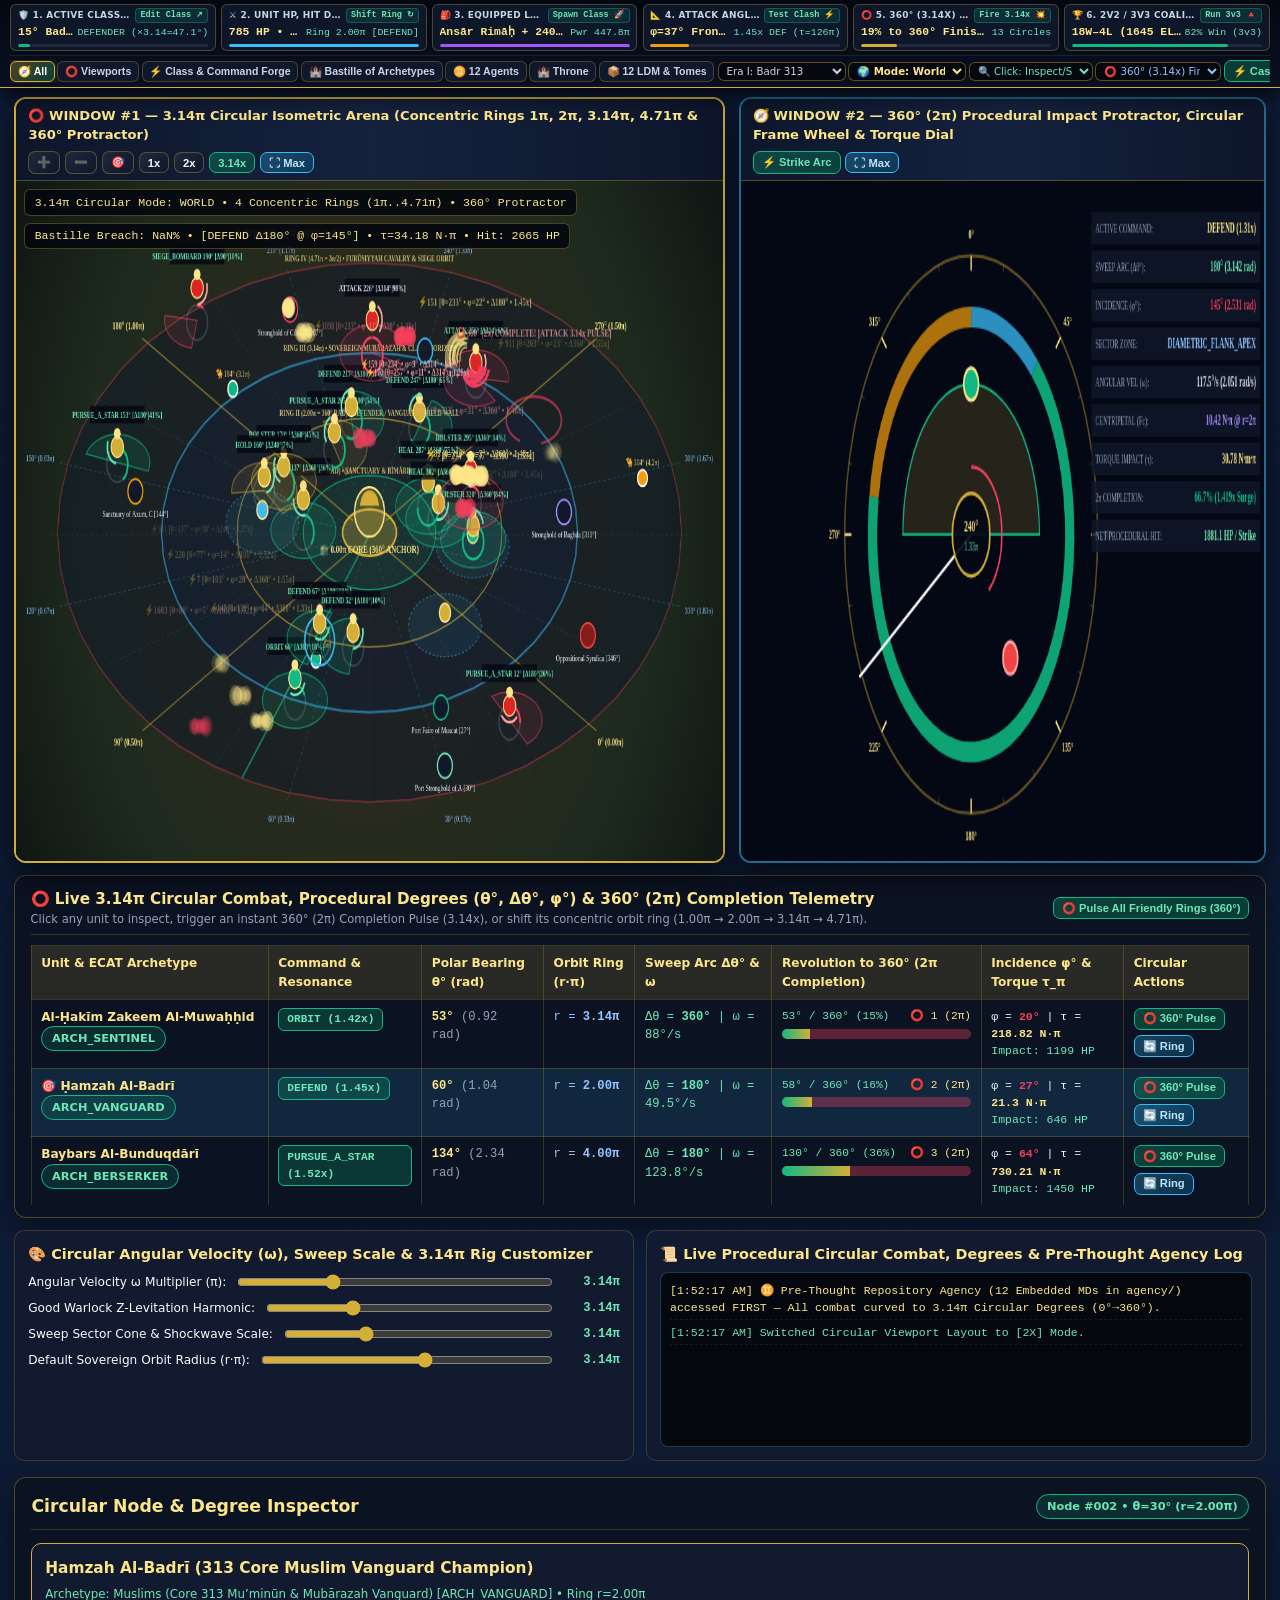
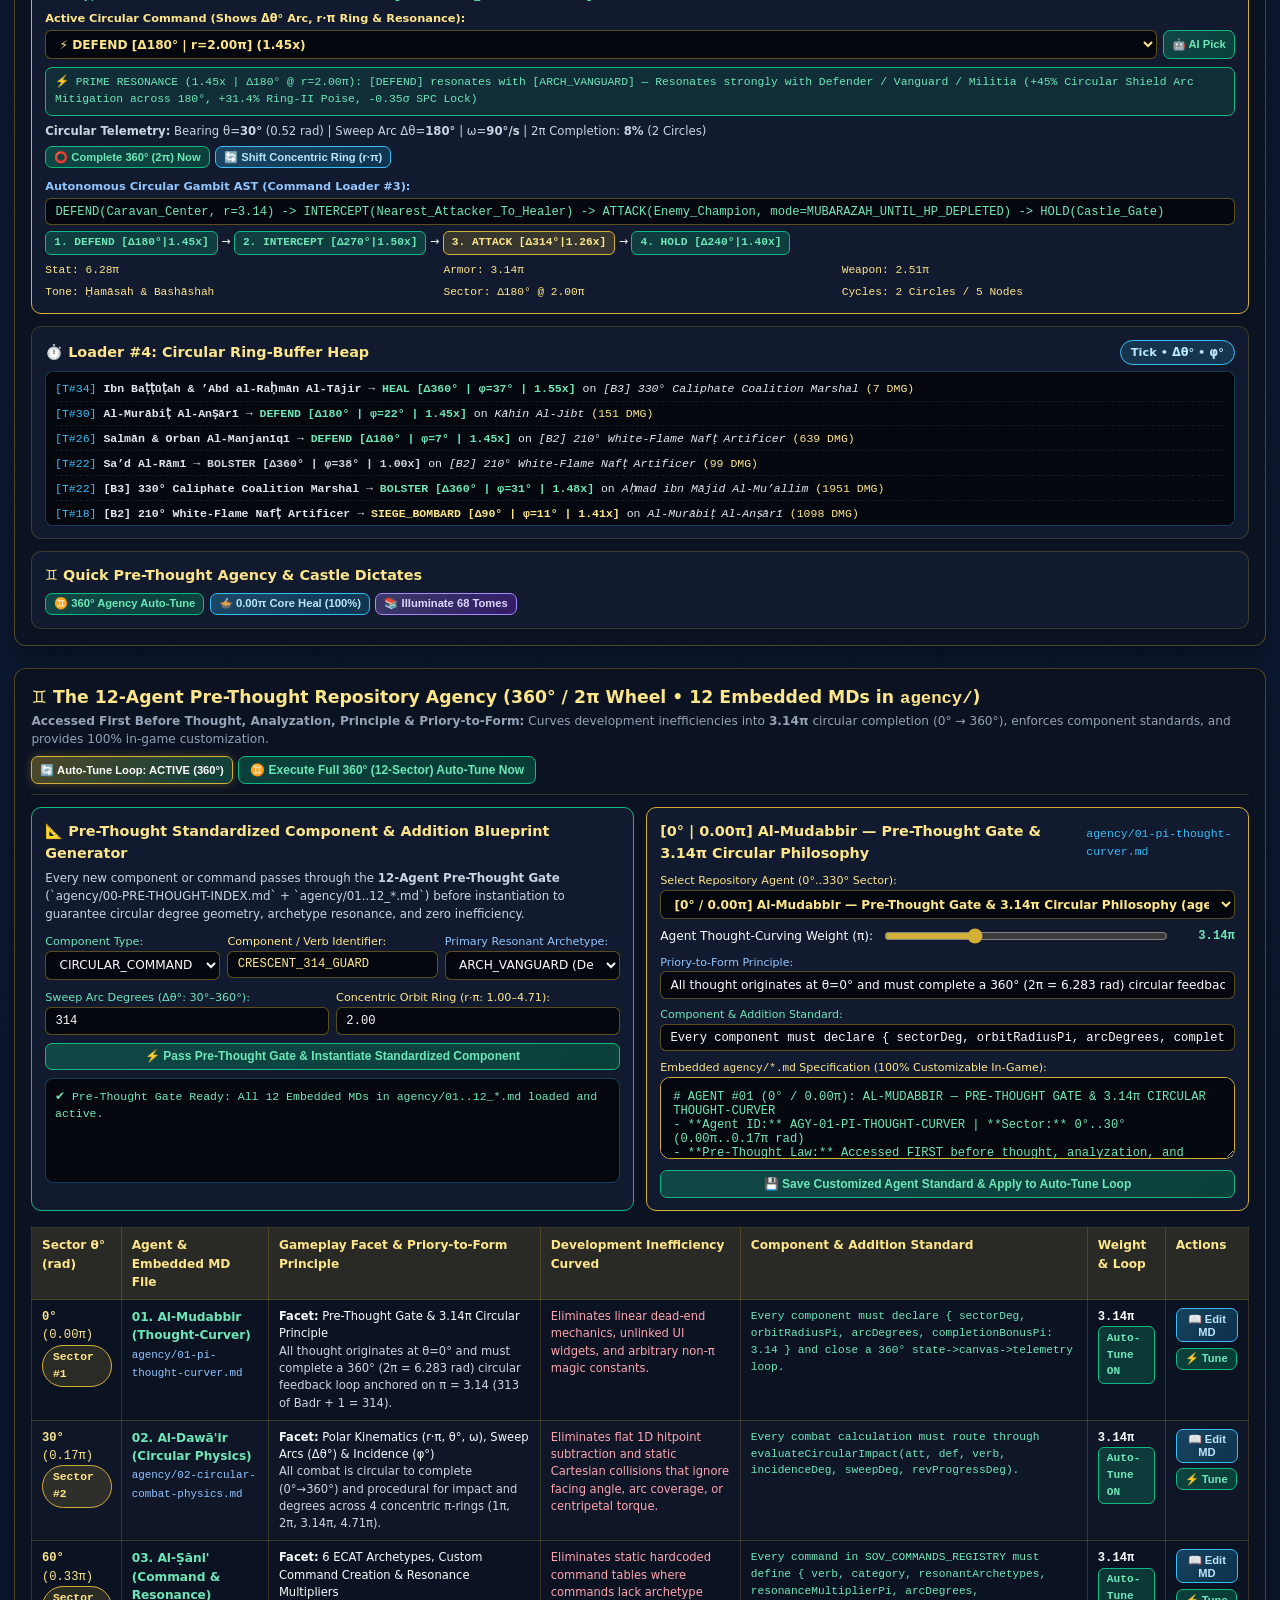
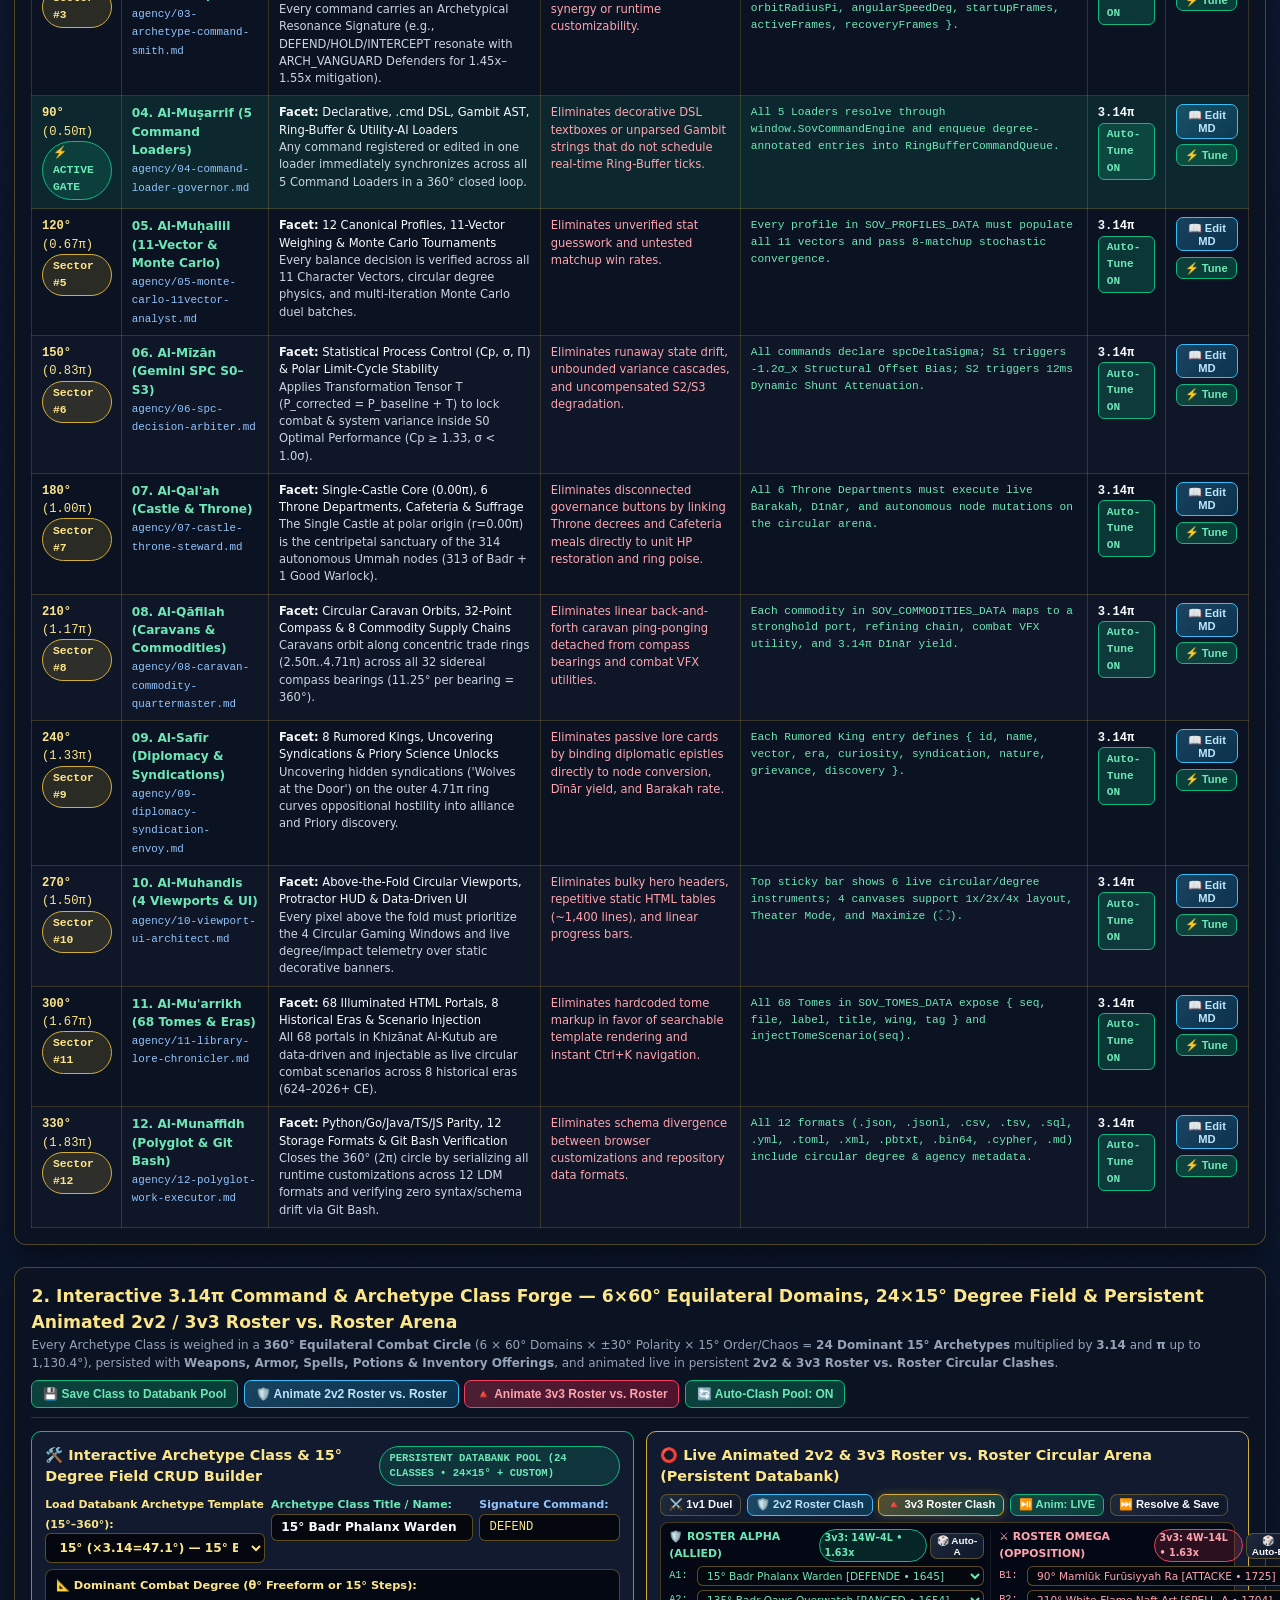
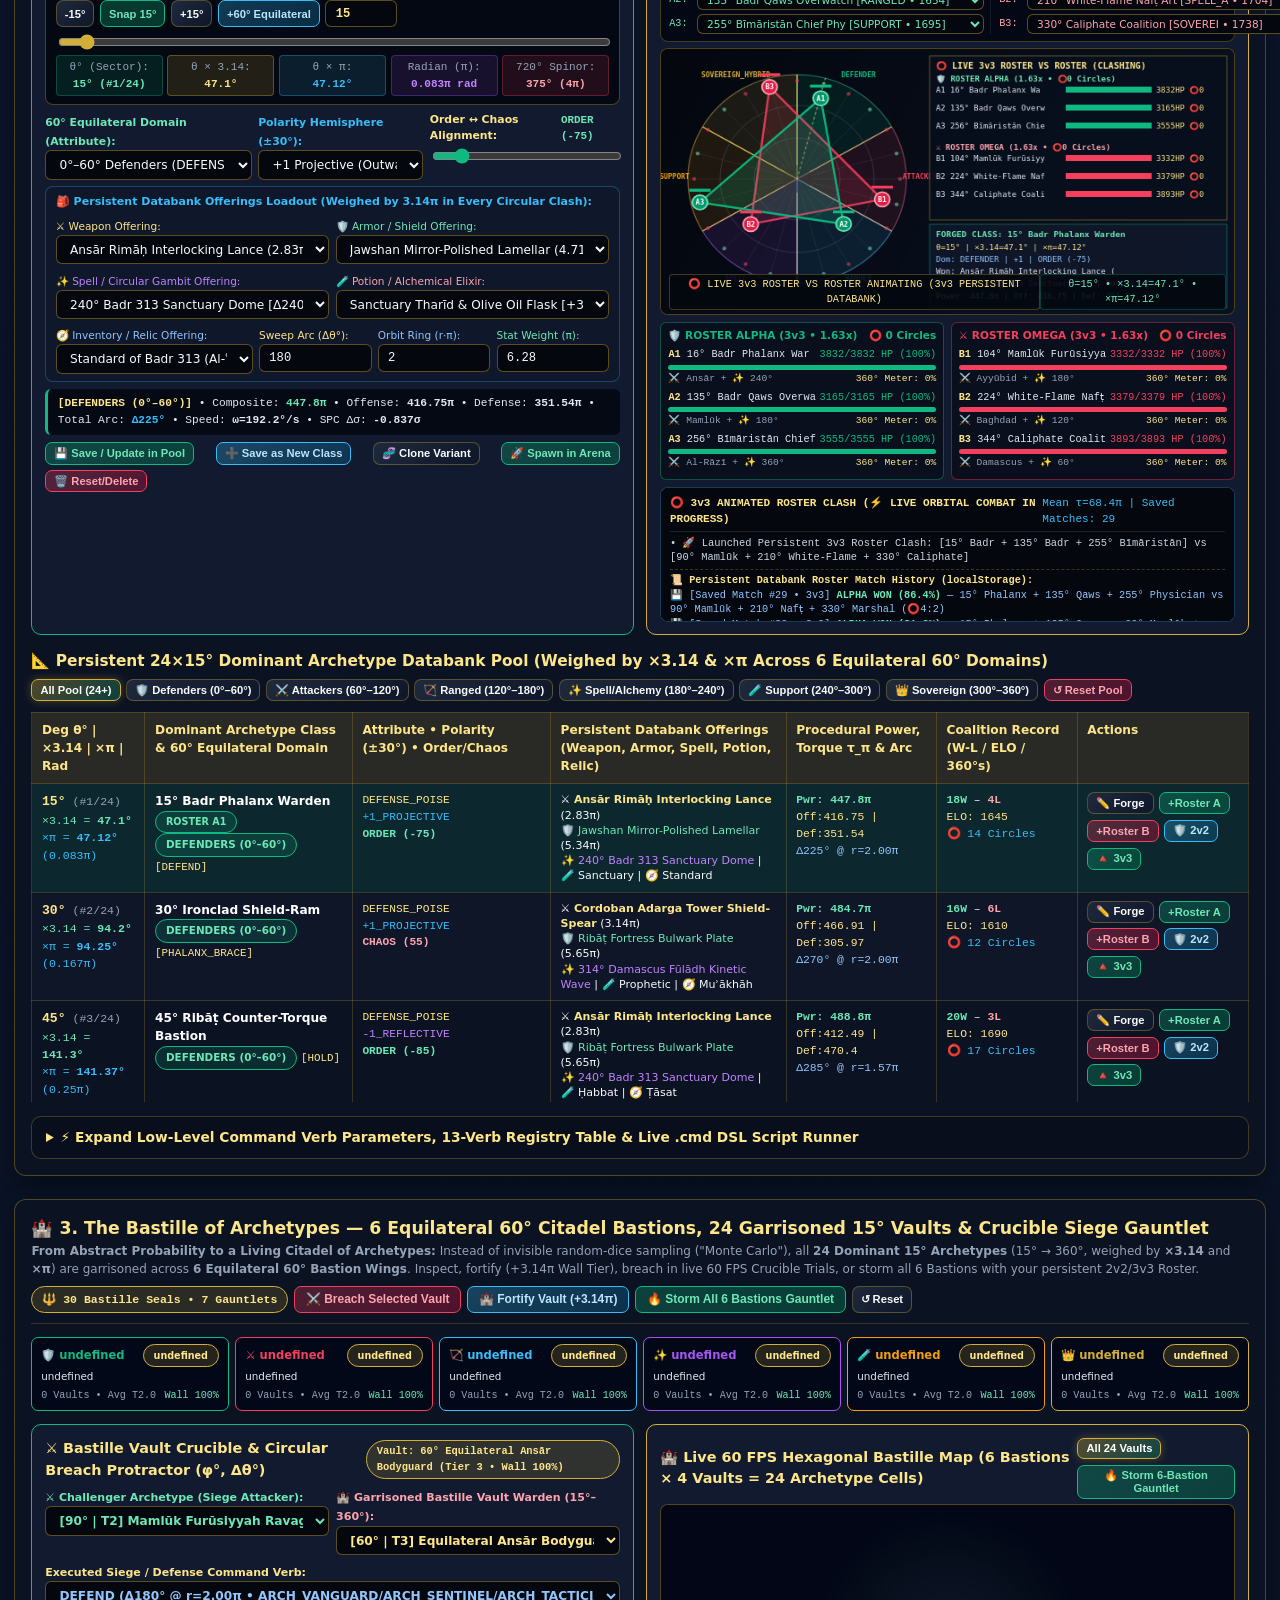
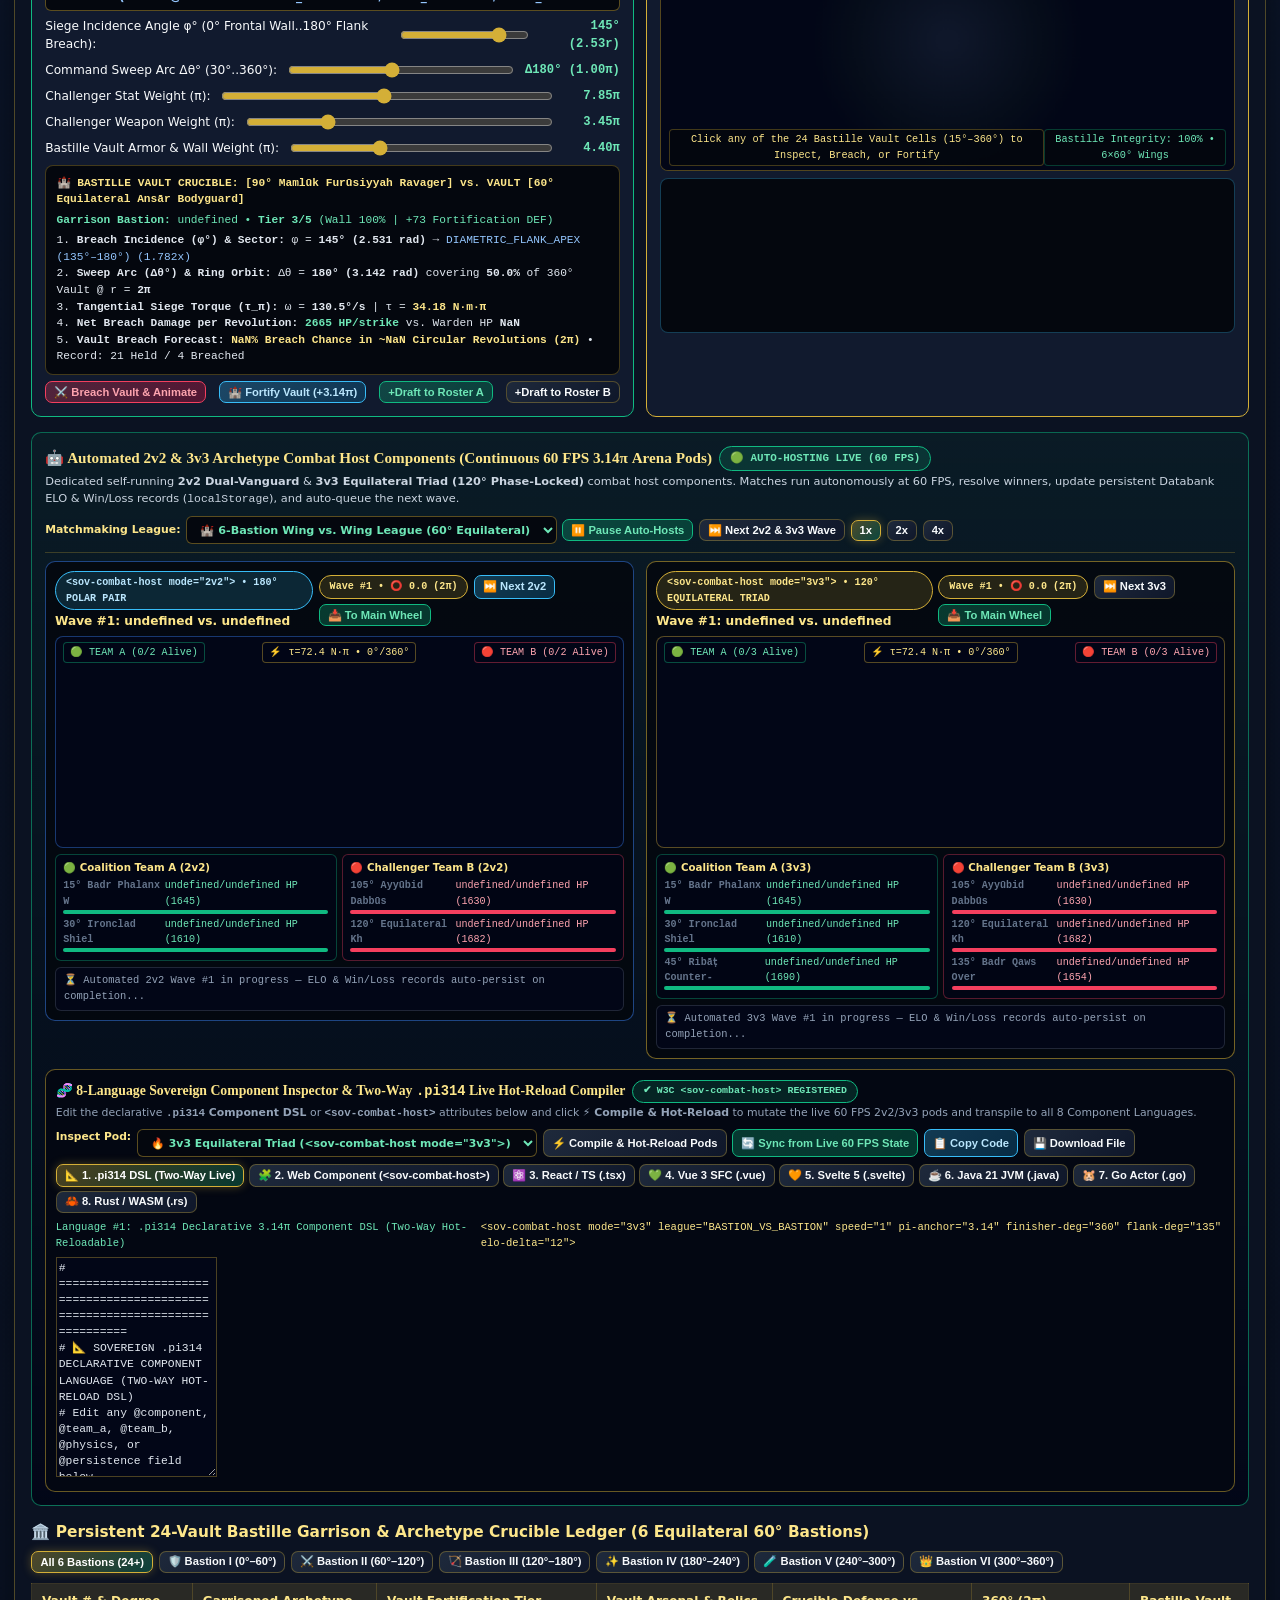
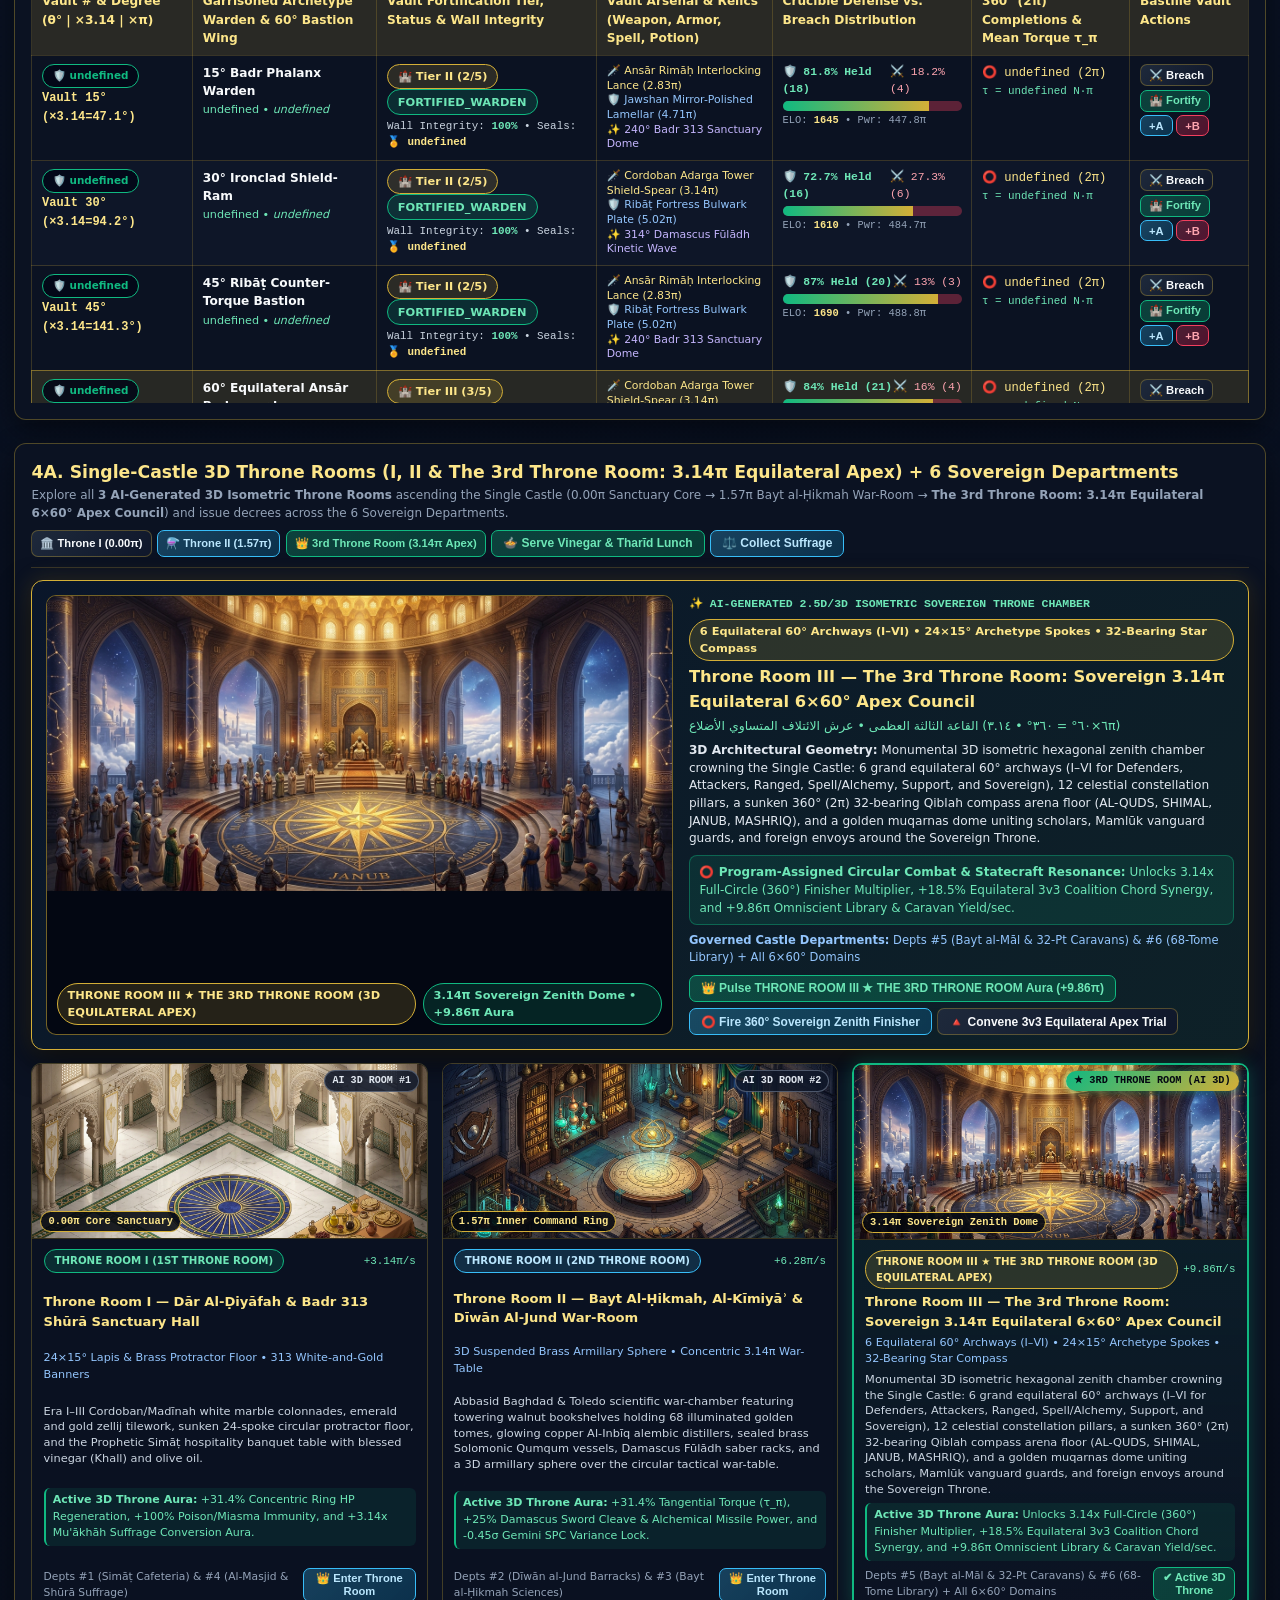
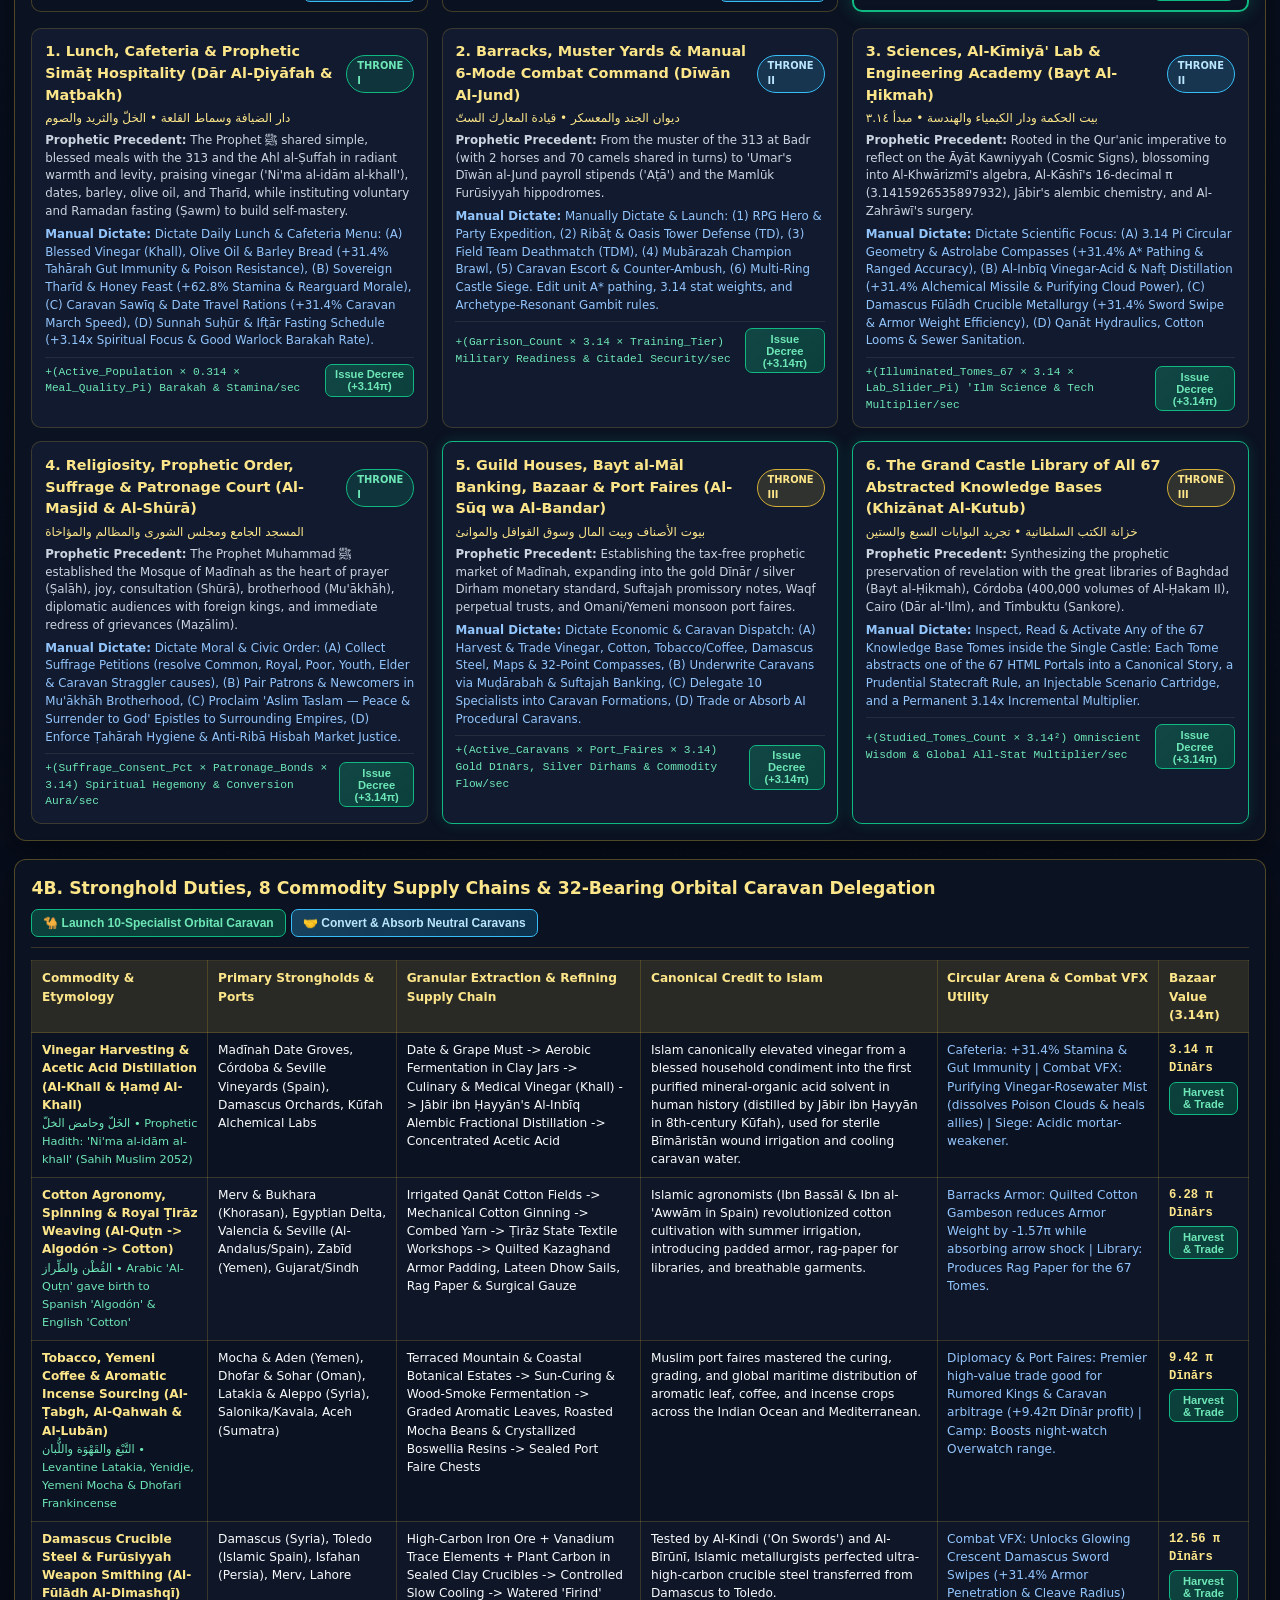
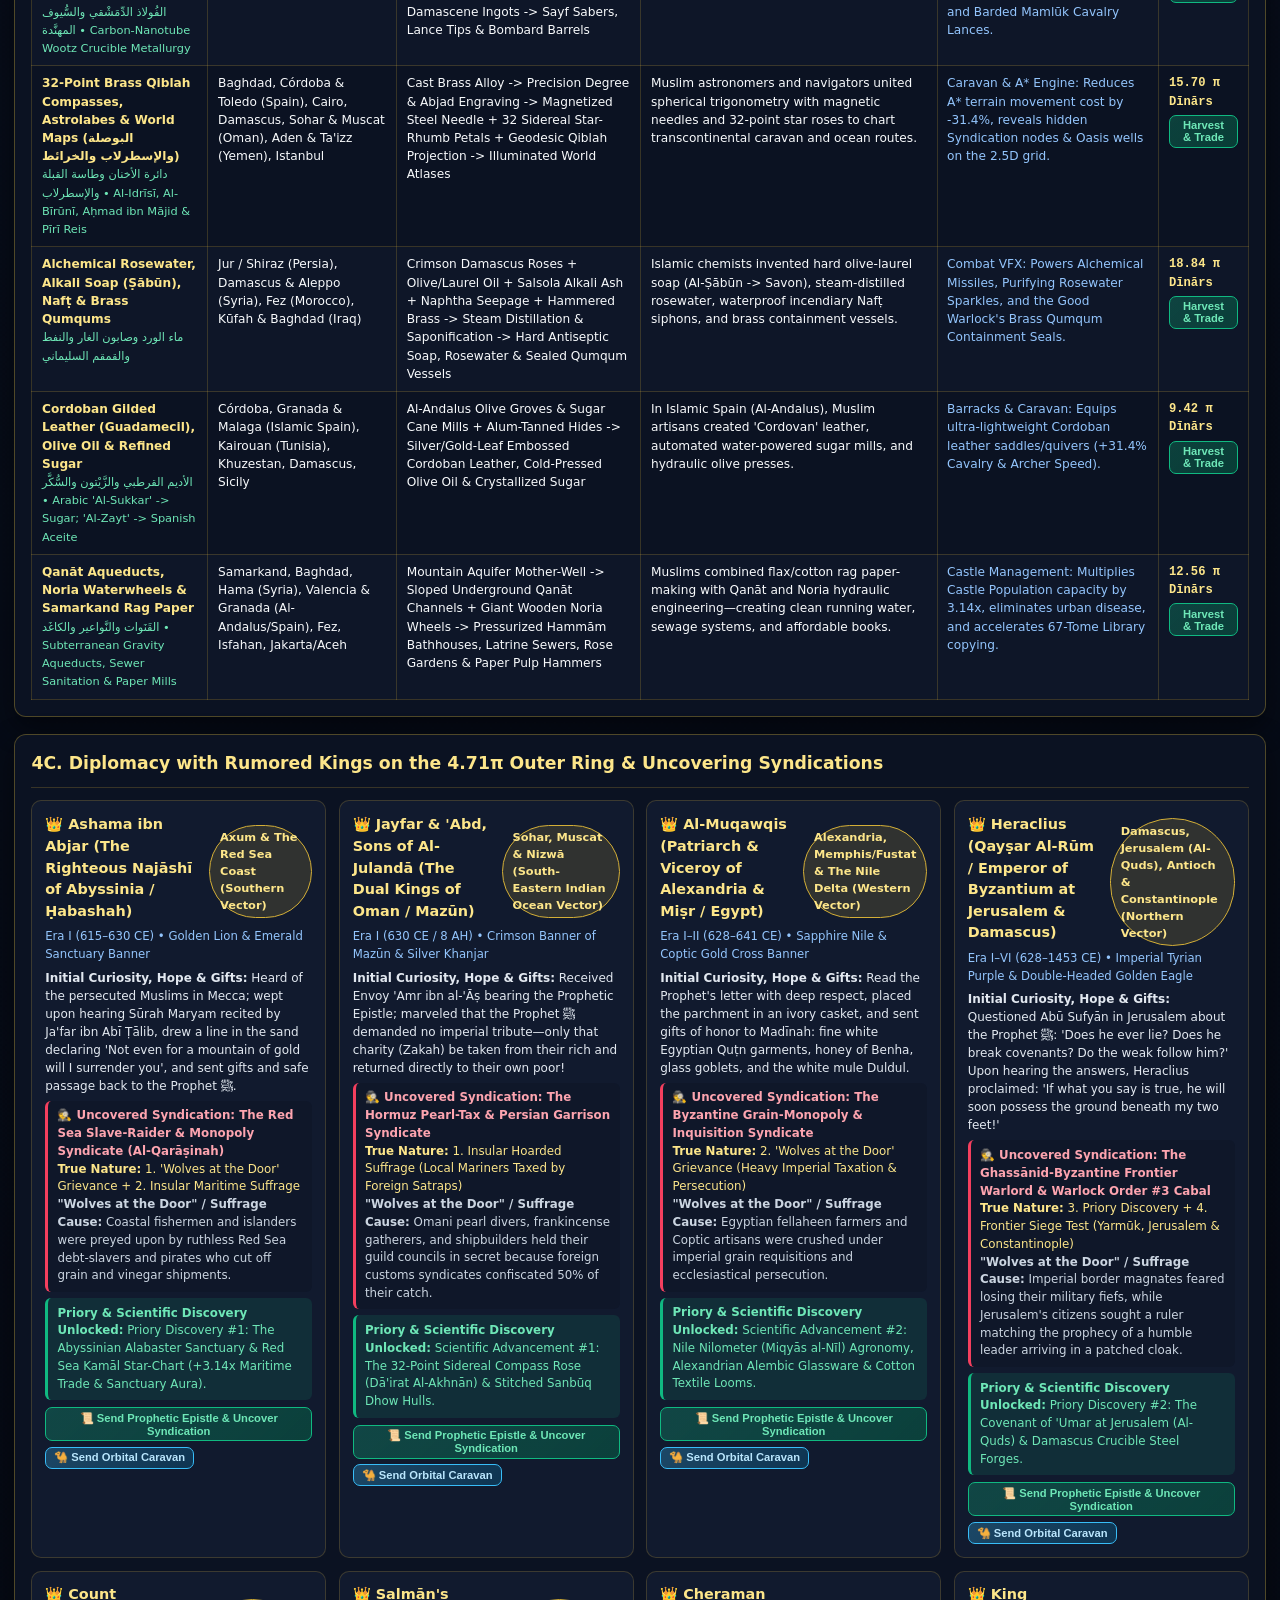
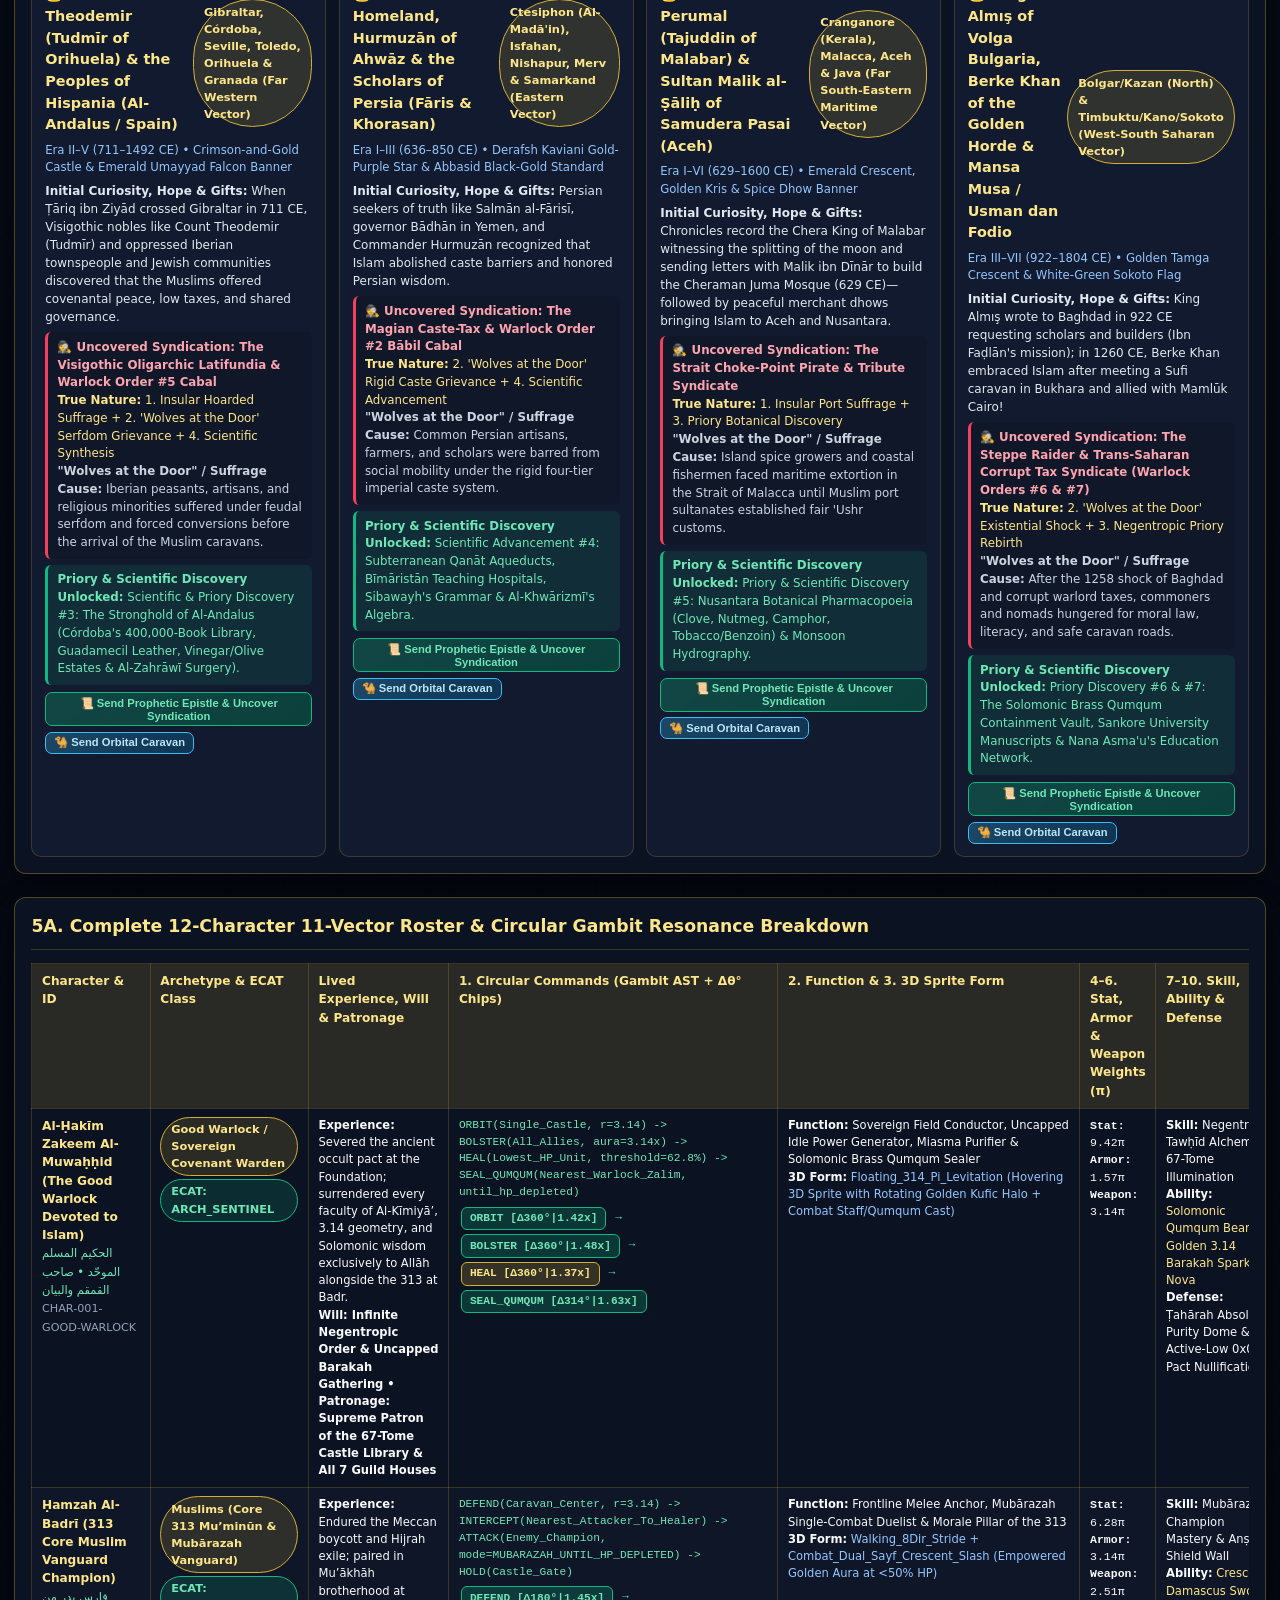
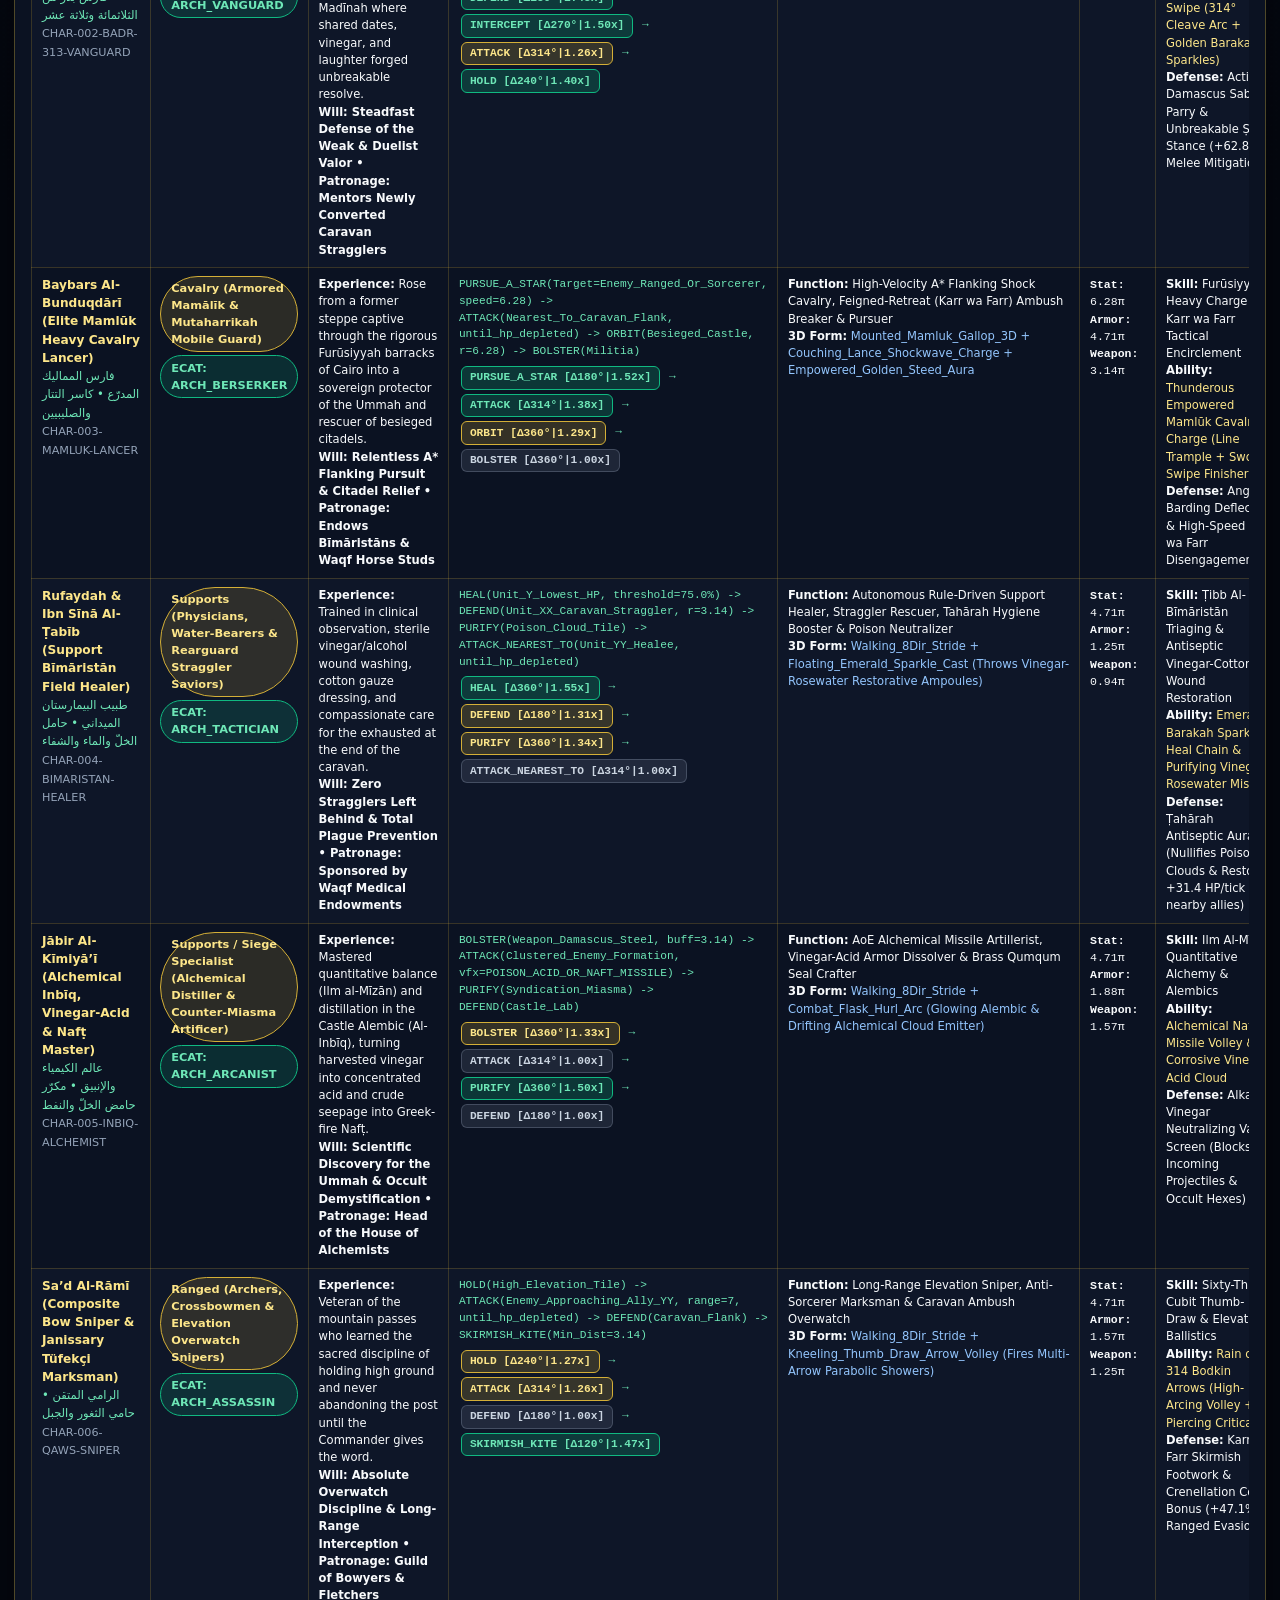
<file: index.html>
<!DOCTYPE html>
<html lang="en" dir="ltr">
<head>
  <meta charset="UTF-8" />
  <meta name="viewport" content="width=device-width, initial-scale=1.0" />
  <title>Sovereign 3.14π Circular Combat Studio — Procedural Degrees &amp; 12-Agent Pre-Thought Agency</title>
  <link rel="stylesheet" href="studio/studio.css" />
</head>
<body>
  <!-- ========================================================================
       ABSTRACTED UNIFIED STUDIO HEADER MOUNT (DATA-DRIVEN TELEMETRY & RIBBON)
       Rendered dynamically by renderAbstractedStudioChrome() from studio-data.js
       ======================================================================== -->
  <header id="sovereignStudioHeaderMount" class="hud-sticky-bar"></header>

  <div class="container">
    <!-- ======================================================================
         STUDIO SECTION 1: ABOVE-THE-FOLD 3.14π CIRCULAR VIEWPORTS & DEGREES HUD
         ====================================================================== -->
    <section id="studioSec_VIEWPORTS" class="studio-section">
      <!-- Collapsible 4 Concept Art Plates Drawer (Toggled from Header Ribbon) -->
      <div id="conceptPlatesDrawer" class="plates-grid-4" style="display:none;margin-bottom:0.65rem;">
        <div class="plate-card">
          <img src="images/castle_game_plate_1_single_castle_sanctuary.jpg" alt="Plate 1: The Single Castle Sanctuary" />
          <div class="plate-body"><div class="plate-title">Plate I — Single Castle 0.00π Core &amp; 68-Tome Library</div></div>
        </div>
        <div class="plate-card">
          <img src="images/castle_game_plate_2_3d_unit_sprite_atlas.jpg" alt="Plate 2: 3D Unit Sprite Atlas" />
          <div class="plate-body"><div class="plate-title">Plate II — 3D Sprite Atlas: Good Warlock, Mamlūks &amp; 313 Defenders</div></div>
        </div>
        <div class="plate-card">
          <img src="images/castle_game_plate_3_combat_vfx_siege_action.jpg" alt="Plate 3: Circular Combat VFX" />
          <div class="plate-body"><div class="plate-title">Plate III — 314° Damascus Cleaves, 120° Volleys &amp; Vinegar Rings</div></div>
        </div>
        <div class="plate-card">
          <img src="images/castle_game_plate_4_diplomacy_caravan_discovery.jpg" alt="Plate 4: Orbital Caravans & Diplomacy" />
          <div class="plate-body"><div class="plate-title">Plate IV — 32-Bearing Compasses, Port Faires &amp; Rumored Kings</div></div>
        </div>
      </div>

      <!-- Main Studio Split: Left = 4 Circular Gaming Windows + Live Circular Degree Table | Right = Node Inspector & Ring Buffer -->
      <div id="studioMainWorkspaceGrid" class="studio-main-grid">
        <!-- LEFT: 1x / 2x / 4x Circular Gaming Windows Matrix -->
        <div>
          <div id="viewportsMatrixContainer" class="viewports-matrix layout-2x">
            <!-- GAMING WINDOW #1: 3.14π Concentric Ring Isometric Arena (0°..360°) -->
            <div id="gameWin1_Main25D" class="game-window-card">
              <div class="window-titlebar">
                <div class="window-title">
                  <span>⭕ WINDOW #1 — 3.14π Circular Isometric Arena (Concentric Rings 1π, 2π, 3.14π, 4.71π &amp; 360° Protractor)</span>
                </div>
                <div class="window-controls">
                  <button class="btn btn-sm" onclick="window.SovGame.adjustCameraZoom(0.15)">➕</button>
                  <button class="btn btn-sm" onclick="window.SovGame.adjustCameraZoom(-0.15)">➖</button>
                  <button class="btn btn-sm" onclick="window.SovGame.resetCamera()">🎯</button>
                  <button class="btn btn-sm" onclick="window.SovGame.setSimSpeed(1.0)">1x</button>
                  <button class="btn btn-sm" onclick="window.SovGame.setSimSpeed(2.0)">2x</button>
                  <button class="btn btn-sm btn-emerald" onclick="window.SovGame.setSimSpeed(3.14)">3.14x</button>
                  <button class="btn btn-sm btn-sapphire" onclick="window.SovGame.toggleMaximizeWindow('gameWin1_Main25D')">⛶ Max</button>
                </div>
              </div>
              <div class="canvas-wrap">
                <canvas id="sovereign25dGameCanvas" width="1140" height="660"></canvas>
                <div class="canvas-overlay-top">
                  <div class="canvas-pill" id="canvasTopLeftReadout">3.14π Circular Mode: WORLD • 4 Concentric Rings (1π..4.71π) • 360° Protractor</div>
                  <div class="canvas-pill" id="canvasWinCalcReadout">Win: 98.4% • [DEFEND Δ180° @ φ=145°] • τ=54.2 N·π</div>
                </div>
              </div>
            </div>

            <!-- GAMING WINDOW #2: 360° (2π) Procedural Impact Protractor & Circular Frame-Phase Wheel -->
            <div id="gameWin2_Arena" class="game-window-card secondary-window">
              <div class="window-titlebar">
                <div class="window-title">
                  <span>🧭 WINDOW #2 — 360° (2π) Procedural Impact Protractor, Circular Frame Wheel &amp; Torque Dial</span>
                </div>
                <div class="window-controls">
                  <button class="btn btn-sm btn-emerald" onclick="window.SovGame.executeLiveClashOnCanvas()">⚡ Strike Arc</button>
                  <button class="btn btn-sm btn-sapphire" onclick="window.SovGame.toggleMaximizeWindow('gameWin2_Arena')">⛶ Max</button>
                </div>
              </div>
              <div class="canvas-wrap">
                <canvas id="tacticalArenaCanvas" class="secondary-canvas" width="780" height="460"></canvas>
              </div>
            </div>

            <!-- GAMING WINDOW #3: 3.14π Orbital Caravan & 32-Bearing (11.25°) Harmonics Wheel -->
            <div id="gameWin3_Radar" class="game-window-card secondary-window" style="display:none;">
              <div class="window-titlebar">
                <div class="window-title">
                  <span>🐪 WINDOW #3 — 3.14π Orbital Caravan Circuit &amp; 32-Bearing (11.25°) Degree Harmonics Radar</span>
                </div>
                <div class="window-controls">
                  <button class="btn btn-sm btn-emerald" onclick="window.SovGame.spawnProceduralCaravan()">🐪 Add Orbit</button>
                  <button class="btn btn-sm btn-sapphire" onclick="window.SovGame.toggleMaximizeWindow('gameWin3_Radar')">⛶ Max</button>
                </div>
              </div>
              <div class="canvas-wrap">
                <canvas id="worldCaravanRadarCanvas" class="secondary-canvas" width="780" height="460"></canvas>
              </div>
            </div>

            <!-- GAMING WINDOW #4: Polar Gemini SPC Limit-Cycle Attractor (S0..S3) & 360° Phase Rose -->
            <div id="gameWin4_Spc" class="game-window-card secondary-window" style="display:none;">
              <div class="window-titlebar">
                <div class="window-title">
                  <span>📈 WINDOW #4 — Polar Gemini SPC Limit-Cycle Attractor (S0–S3) &amp; 360° Phase-Drift Rose</span>
                </div>
                <div class="window-controls">
                  <button class="btn btn-sm btn-emerald" onclick="window.SovCommandEngine.spcEngine.stepTick(-0.65)">🛡️ -1.2σ Lock</button>
                  <button class="btn btn-sm btn-sapphire" onclick="window.SovGame.toggleMaximizeWindow('gameWin4_Spc')">⛶ Max</button>
                </div>
              </div>
              <div class="canvas-wrap">
                <canvas id="spcPhaseOscilloscopeCanvas" class="secondary-canvas" width="780" height="460"></canvas>
              </div>
            </div>
          </div>

          <!-- LIVE 12-UNIT CIRCULAR COMBAT, DEGREES & 360° COMPLETION TELEMETRY TABLE -->
          <div class="panel" style="margin-top:0.75rem;padding:0.75rem 0.95rem;">
            <div class="panel-header" style="margin-bottom:0.45rem;padding-bottom:0.35rem;">
              <div>
                <h3 class="panel-title" style="font-size:0.95rem;">⭕ Live 3.14π Circular Combat, Procedural Degrees (θ°, Δθ°, φ°) &amp; 360° (2π) Completion Telemetry</h3>
                <div style="font-size:0.72rem;color:var(--text-muted);">Click any unit to inspect, trigger an instant 360° (2π) Completion Pulse (3.14x), or shift its concentric orbit ring (1.00π → 2.00π → 3.14π → 4.71π).</div>
              </div>
              <div class="btn-row">
                <button class="btn btn-sm btn-emerald" onclick="window.SovGame.triggerGlobal360CompletionPulse()">⭕ Pulse All Friendly Rings (360°)</button>
              </div>
            </div>
            <div class="data-table-wrap" style="max-height:260px;">
              <table class="sov-table">
                <thead>
                  <tr>
                    <th>Unit &amp; ECAT Archetype</th>
                    <th>Command &amp; Resonance</th>
                    <th>Polar Bearing θ° (rad)</th>
                    <th>Orbit Ring (r·π)</th>
                    <th>Sweep Arc Δθ° &amp; ω</th>
                    <th>Revolution to 360° (2π Completion)</th>
                    <th>Incidence φ° &amp; Torque τ_π</th>
                    <th>Circular Actions</th>
                  </tr>
                </thead>
                <tbody id="circularCombatTelemetryBody"></tbody>
              </table>
            </div>
          </div>

          <!-- Animation Rig Sliders & Live Combat Telemetry Under Table -->
          <div class="sub-grid-2" style="margin-top:0.75rem;">
            <div class="sub-card">
              <h4>🎨 Circular Angular Velocity (ω), Sweep Scale &amp; 3.14π Rig Customizer</h4>
              <div class="slider-row">
                <span>Angular Velocity ω Multiplier (π):</span>
                <input type="range" id="animWalkSlider" min="0.5" max="9.42" step="0.1" value="3.14" oninput="window.SovGame.updateAnimSliders()" />
                <span class="pi-val" id="animWalkVal">3.14π</span>
              </div>
              <div class="slider-row">
                <span>Good Warlock Z-Levitation Harmonic:</span>
                <input type="range" id="animFloatSlider" min="0.5" max="9.42" step="0.1" value="3.14" oninput="window.SovGame.updateAnimSliders()" />
                <span class="pi-val" id="animFloatVal">3.14π</span>
              </div>
              <div class="slider-row">
                <span>Sweep Sector Cone &amp; Shockwave Scale:</span>
                <input type="range" id="animVfxSlider" min="0.5" max="9.42" step="0.1" value="3.14" oninput="window.SovGame.updateAnimSliders()" />
                <span class="pi-val" id="animVfxVal">3.14π</span>
              </div>
              <div class="slider-row">
                <span>Default Sovereign Orbit Radius (r·π):</span>
                <input type="range" id="animOrbitSlider" min="1.0" max="4.71" step="0.1" value="3.14" oninput="window.SovGame.updateAnimSliders()" />
                <span class="pi-val" id="animOrbitVal">3.14π</span>
              </div>
            </div>
            <div class="sub-card">
              <h4>📜 Live Procedural Circular Combat, Degrees &amp; Pre-Thought Agency Log</h4>
              <div id="liveCombatLog" class="combat-log-box"></div>
            </div>
          </div>
        </div>

        <!-- RIGHT SIDEBAR: Circular Node Inspector, Archetype Resonance & Priority Ring-Buffer -->
        <div class="panel">
          <div class="panel-header">
            <h2 class="panel-title">Circular Node &amp; Degree Inspector</h2>
            <span class="badge badge-emerald" id="selectedNodeBadge">Node #002 • θ=30° (r=2.00π)</span>
          </div>

          <div class="sub-card" style="margin-bottom:0.75rem;border-color:var(--gold);">
            <div style="margin-bottom:0.4rem;">
              <h4 id="inspNodeName" style="font-size:0.96rem;color:#FDE68A;">Ḥamzah Al-Badrī</h4>
              <div id="inspNodeRole" style="font-size:0.74rem;color:#6EE7B7;">Archetype: Vanguard Defender [ARCH_VANGUARD] • Ring r=2.00π</div>
            </div>

            <div style="margin-bottom:0.45rem;">
              <label style="font-size:0.71rem;color:#FDE68A;font-weight:700;display:block;margin-bottom:3px;">Active Circular Command (Shows Δθ° Arc, r·π Ring &amp; Resonance):</label>
              <div style="display:flex;gap:0.35rem;">
                <select id="inspVerbSelect" class="studio-select" style="flex:1;font-weight:700;color:#FDE68A;" onchange="window.SovGame.setSelectedNodeVerb(this.value)"></select>
                <button class="btn btn-sm btn-emerald" title="Let Utility-AI pick the optimal circular command" onclick="window.SovGame.applyUtilityAiToSelectedUnit()">🤖 AI Pick</button>
              </div>
            </div>

            <div id="inspActiveResonanceBanner" style="background:rgba(16,185,129,0.12);border:1px solid #10B981;border-radius:7px;padding:0.4rem 0.55rem;font-family:Consolas,monospace;font-size:0.71rem;color:#6EE7B7;margin-bottom:0.45rem;">
              ⚡ PRIME RESONANCE (1.45x | Δ180° @ r=2.00π): Command resonates with unit archetype!
            </div>

            <p id="inspNodeExperience" style="margin:0.38rem 0;font-size:0.73rem;color:#CBD5E1;"></p>

            <div class="btn-row" style="margin-bottom:0.45rem;">
              <button class="btn btn-sm btn-emerald" onclick="window.SovGame.forceUnit360Completion()">⭕ Complete 360° (2π) Now</button>
              <button class="btn btn-sm btn-sapphire" onclick="window.SovGame.cycleUnitRing()">🔄 Shift Concentric Ring (r·π)</button>
            </div>

            <div style="margin:0.4rem 0;">
              <label style="font-size:0.71rem;color:#93C5FD;font-weight:700;">Autonomous Circular Gambit AST (Command Loader #3):</label>
              <input type="text" id="inspNodeGambitInput" class="studio-input" style="width:100%;margin-top:0.2rem;color:#6EE7B7;font-family:Consolas,monospace;" onchange="window.SovGame.updateSelectedNodeGambit(this.value)" />
              <div id="inspGambitAstBadges" style="margin-top:0.35rem;display:flex;flex-wrap:wrap;gap:0.22rem;align-items:center;font-size:0.69rem;"></div>
            </div>

            <div id="inspNodeMetrics" style="display:grid;grid-template-columns:repeat(3,1fr);gap:0.32rem;margin-top:0.45rem;font-family:Consolas,monospace;font-size:0.7rem;color:#FDE68A;">
              <div>Stat: <span id="inspStatW">6.28π</span></div>
              <div>Armor: <span id="inspArmorW">3.14π</span></div>
              <div>Weapon: <span id="inspWeaponW">2.51π</span></div>
              <div>Tone: <span id="inspTone">Ḥamāsah</span></div>
              <div>Sector: <span id="inspTradeSkill">Δ180° @ 2.00π</span></div>
              <div>Cycles: <span id="inspConversions">2 Circles</span></div>
            </div>
          </div>

          <!-- Command Loader #4: Live Priority Ring-Buffer Tick Queue -->
          <div class="sub-card" style="margin-bottom:0.75rem;">
            <div style="display:flex;justify-content:space-between;align-items:center;margin-bottom:0.32rem;">
              <h4 style="margin:0;">⏱️ Loader #4: Circular Ring-Buffer Heap</h4>
              <span class="badge badge-sapphire">Tick • Δθ° • φ°</span>
            </div>
            <div id="ringBufferQueueBox" class="combat-log-box" style="height:155px;"></div>
          </div>

          <!-- Quick Pre-Thought Agency & Throne Dictates -->
          <div class="sub-card">
            <h4>♊ Quick Pre-Thought Agency &amp; Castle Dictates</h4>
            <div class="btn-row">
              <button class="btn btn-sm btn-emerald" onclick="window.SovGame.runFull360AgencyAutoTune()">♊ 360° Agency Auto-Tune</button>
              <button class="btn btn-sm btn-sapphire" onclick="window.SovGame.serveCafeteriaLunch()">🍲 0.00π Core Heal (100%)</button>
              <button class="btn btn-sm btn-purple" onclick="window.SovGame.studyAll67Tomes()">📚 Illuminate 68 Tomes</button>
            </div>
          </div>
        </div>
      </div>
    </section>

    <!-- ======================================================================
         STUDIO SECTION 1B: 12-AGENT PRE-THOUGHT REPOSITORY AGENCY (agency/*.md)
         ====================================================================== -->
    <section id="studioSec_AGENCY" class="studio-section">
      <div class="panel">
        <div class="panel-header">
          <div>
            <h2 class="panel-title">♊ The 12-Agent Pre-Thought Repository Agency (360° / 2π Wheel • 12 Embedded MDs in <code>agency/</code>)</h2>
            <div style="font-size:0.76rem;color:var(--text-muted);">
              <strong>Accessed First Before Thought, Analyzation, Principle &amp; Priory-to-Form:</strong> Curves development inefficiencies into <strong>3.14π</strong> circular completion (0° → 360°), enforces component standards, and provides 100% in-game customization.
            </div>
          </div>
          <div class="btn-row">
            <button id="toggleAgencyLoopBtn" class="btn btn-sm active" onclick="window.SovGame.toggleAgencyAutoTuneLoop()">🔄 Auto-Tune Loop: ACTIVE (360°)</button>
            <button class="btn btn-emerald" onclick="window.SovGame.runFull360AgencyAutoTune()">♊ Execute Full 360° (12-Sector) Auto-Tune Now</button>
          </div>
        </div>

        <div class="sub-grid-2" style="margin-bottom:1rem;">
          <!-- Left: Pre-Thought Component & Addition Standardizer -->
          <div class="sub-card" style="border-color:var(--emerald);">
            <h4>📐 Pre-Thought Standardized Component &amp; Addition Blueprint Generator</h4>
            <p style="margin:0 0 0.45rem 0;font-size:0.74rem;color:#CBD5E1;">
              Every new component or command passes through the <strong>12-Agent Pre-Thought Gate</strong> (`agency/00-PRE-THOUGHT-INDEX.md` + `agency/01..12_*.md`) before instantiation to guarantee circular degree geometry, archetype resonance, and zero inefficiency.
            </p>
            <div style="display:grid;grid-template-columns:1fr 1.2fr 1fr;gap:0.45rem;margin-bottom:0.45rem;">
              <div>
                <label style="font-size:0.7rem;color:#6EE7B7;">Component Type:</label>
                <select id="stdCompType" class="studio-select" style="width:100%;">
                  <option value="CIRCULAR_COMMAND" selected>CIRCULAR_COMMAND</option>
                  <option value="ORBITAL_RING_UNIT">ORBITAL_RING_UNIT</option>
                  <option value="RIBAT_360_TOWER">RIBAT_360_TOWER</option>
                  <option value="CARAVAN_CIRCUIT">CARAVAN_CIRCUIT</option>
                </select>
              </div>
              <div>
                <label style="font-size:0.7rem;color:#FDE68A;">Component / Verb Identifier:</label>
                <input type="text" id="stdCompName" class="studio-input" style="width:100%;font-family:Consolas,monospace;color:#FDE68A;" value="CRESCENT_314_GUARD" />
              </div>
              <div>
                <label style="font-size:0.7rem;color:#93C5FD;">Primary Resonant Archetype:</label>
                <select id="stdCompArch" class="studio-select" style="width:100%;">
                  <option value="ARCH_VANGUARD" selected>ARCH_VANGUARD (Defender)</option>
                  <option value="ARCH_BERSERKER">ARCH_BERSERKER (Cavalry)</option>
                  <option value="ARCH_TACTICIAN">ARCH_TACTICIAN (Healer)</option>
                  <option value="ARCH_ARCANIST">ARCH_ARCANIST (Alchemist)</option>
                  <option value="ARCH_ASSASSIN">ARCH_ASSASSIN (Marksman)</option>
                  <option value="ARCH_SENTINEL">ARCH_SENTINEL (Good Warlock)</option>
                </select>
              </div>
            </div>
            <div style="display:grid;grid-template-columns:1fr 1fr;gap:0.45rem;margin-bottom:0.5rem;">
              <div>
                <label style="font-size:0.7rem;color:#6EE7B7;">Sweep Arc Degrees (Δθ°: 30°–360°):</label>
                <input type="number" id="stdCompArc" class="studio-input" style="width:100%;font-family:Consolas,monospace;" min="30" max="360" value="314" />
              </div>
              <div>
                <label style="font-size:0.7rem;color:#FDE68A;">Concentric Orbit Ring (r·π: 1.00–4.71):</label>
                <input type="number" id="stdCompRing" class="studio-input" style="width:100%;font-family:Consolas,monospace;" step="0.1" min="1.0" max="4.71" value="2.00" />
              </div>
            </div>
            <button class="btn btn-emerald" style="width:100%;margin-bottom:0.5rem;" onclick="window.SovGame.generateAndRegisterStandardComponent()">⚡ Pass Pre-Thought Gate &amp; Instantiate Standardized Component</button>
            <div id="agencyGateOutputBox" class="combat-log-box" style="height:105px;">
              <div style="color:#6EE7B7;">✔ Pre-Thought Gate Ready: All 12 Embedded MDs in <code>agency/01..12_*.md</code> loaded and active.</div>
            </div>
          </div>

          <!-- Right: 100% In-Game Agency Customizer & Embedded Markdown Editor -->
          <div class="sub-card" style="border-color:var(--gold);">
            <div style="display:flex;justify-content:space-between;align-items:center;margin-bottom:0.35rem;">
              <h4 id="agencySelectedHeader" style="margin:0;">[0° | 0.00π] Al-Mudabbir — Pre-Thought Gate</h4>
              <code id="agencySelectedFileBadge" style="font-size:0.72rem;color:#38BDF8;">agency/01-pi-thought-curver.md</code>
            </div>
            <div style="margin-bottom:0.4rem;">
              <label style="font-size:0.7rem;color:#FDE68A;">Select Repository Agent (0°..330° Sector):</label>
              <select id="agencySelectDropdown" class="studio-select" style="width:100%;color:#FDE68A;font-weight:700;" onchange="window.SovGame.selectAgencyForEdit(this.value)"></select>
            </div>
            <div class="slider-row">
              <span>Agent Thought-Curving Weight (π):</span>
              <input type="range" id="agencyWeightSlider" min="0.314" max="9.42" step="0.314" value="3.14" oninput="document.getElementById('agencyWeightVal').textContent=Number(this.value).toFixed(2)+'π'" />
              <span class="pi-val" id="agencyWeightVal">3.14π</span>
            </div>
            <div style="margin-bottom:0.35rem;">
              <label style="font-size:0.69rem;color:#93C5FD;">Priory-to-Form Principle:</label>
              <input type="text" id="agencyPrioryInput" class="studio-input" style="width:100%;" />
            </div>
            <div style="margin-bottom:0.35rem;">
              <label style="font-size:0.69rem;color:#6EE7B7;">Component &amp; Addition Standard:</label>
              <input type="text" id="agencyStandardInput" class="studio-input" style="width:100%;font-family:Consolas,monospace;" />
            </div>
            <div style="margin-bottom:0.4rem;">
              <label style="font-size:0.69rem;color:#FDE68A;">Embedded <code>agency/*.md</code> Specification (100% Customizable In-Game):</label>
              <textarea id="agencyMarkdownEditor" class="code-studio-area" style="height:82px;"></textarea>
            </div>
            <button class="btn btn-emerald" style="width:100%;" onclick="window.SovGame.saveCustomizedAgencyMd()">💾 Save Customized Agent Standard &amp; Apply to Auto-Tune Loop</button>
          </div>
        </div>

        <!-- Complete 12-Agent Circular Pre-Thought Table -->
        <div class="data-table-wrap">
          <table class="sov-table">
            <thead>
              <tr>
                <th>Sector θ° (rad)</th>
                <th>Agent &amp; Embedded MD File</th>
                <th>Gameplay Facet &amp; Priory-to-Form Principle</th>
                <th>Development Inefficiency Curved</th>
                <th>Component &amp; Addition Standard</th>
                <th>Weight &amp; Loop</th>
                <th>Actions</th>
              </tr>
            </thead>
            <tbody id="agencyCouncilTableBody"></tbody>
          </table>
        </div>
      </div>
    </section>

    <!-- ======================================================================
         STUDIO SECTION 2: 3.14π COMMAND & ARCHETYPE CLASS FORGE (6×60° EQUILATERAL
         DOMAINS, 24×15° DOMINANT ARCHETYPES, DATABANK OFFERINGS & 2v2/3v3 POOL)
         ====================================================================== -->
    <section id="studioSec_COMMAND_FORGE" class="studio-section">
      <div class="panel">
        <div class="panel-header">
          <div>
            <h2 class="panel-title">2. Interactive 3.14π Command &amp; Archetype Class Forge — 6×60° Equilateral Domains, 24×15° Degree Field &amp; Persistent Animated 2v2 / 3v3 Roster vs. Roster Arena</h2>
            <div style="font-size:0.75rem;color:var(--text-muted);">
              Every Archetype Class is weighed in a <strong>360° Equilateral Combat Circle</strong> (6 × 60° Domains × ±30° Polarity × 15° Order/Chaos = <strong>24 Dominant 15° Archetypes</strong> multiplied by <strong>3.14</strong> and <strong>π</strong> up to 1,130.4°), persisted with <strong>Weapons, Armor, Spells, Potions &amp; Inventory Offerings</strong>, and animated live in persistent <strong>2v2 &amp; 3v3 Roster vs. Roster Circular Clashes</strong>.
            </div>
          </div>
          <div class="btn-row">
            <button class="btn btn-emerald" onclick="window.SovGame.saveForgedArchetypeClass()">💾 Save Class to Databank Pool</button>
            <button class="btn btn-sapphire" onclick="window.SovGame.startAnimatedRosterClash('2v2')">🛡️ Animate 2v2 Roster vs. Roster</button>
            <button class="btn btn-crimson" onclick="window.SovGame.startAnimatedRosterClash('3v3')">🔺 Animate 3v3 Roster vs. Roster</button>
            <button id="autoWeighPoolBtn" class="btn btn-emerald" onclick="window.SovGame.toggleAutoWeighDatabankPool()">🔄 Auto-Clash Pool: ON</button>
          </div>
        </div>

        <!-- TOP SPLIT: LEFT = Interactive Persistent Class & Offerings CRUD Builder | RIGHT = 360° (6×60° / 24×15°) Wheel & Live Coalition Simulator -->
        <div class="sub-grid-2" style="margin-bottom:0.9rem;">
          <!-- LEFT: Interactive Studio Archetype Class & Loadout CRUD Builder -->
          <div class="sub-card" style="border-color:var(--emerald);">
            <div style="display:flex;justify-content:space-between;align-items:center;gap:0.4rem;margin-bottom:0.4rem;">
              <h4 style="margin:0;">🛠️ Interactive Archetype Class &amp; 15° Degree Field CRUD Builder</h4>
              <span id="dbClassPersistBadge" class="badge badge-emerald" style="font-family:Consolas,monospace;font-size:0.66rem;">PERSISTENT DATABANK POOL (24+ CLASSES)</span>
            </div>

            <!-- Row 1: Select Existing Databank Template + Class Name + Signature Command Verb -->
            <div style="display:grid;grid-template-columns:1.25fr 1.15fr 0.8fr;gap:0.4rem;margin-bottom:0.4rem;">
              <div>
                <label style="font-size:0.68rem;color:#FDE68A;font-weight:700;">Load Databank Archetype Template (15°–360°):</label>
                <select id="dbClassTemplateSelect" class="studio-select" style="width:100%;color:#FDE68A;font-weight:700;" onchange="window.SovGame.selectDatabankClassForEdit(this.value)"></select>
              </div>
              <div>
                <label style="font-size:0.68rem;color:#6EE7B7;font-weight:700;">Archetype Class Title / Name:</label>
                <input type="text" id="dbClassNameInput" class="studio-input" style="width:100%;font-weight:700;" value="15° Badr Phalanx Warden" oninput="window.SovGame.previewForgedClassLive()" />
              </div>
              <div>
                <label style="font-size:0.68rem;color:#93C5FD;font-weight:700;">Signature Command:</label>
                <input type="text" id="forgeCmdVerb" class="studio-input" style="width:100%;font-family:Consolas,monospace;color:#FDE68A;" value="DEFEND" oninput="window.SovGame.previewForgedClassLive()" />
              </div>
            </div>

            <!-- Row 2: Freeform & 15°-Snapped Degree Slider + Live ×3.14 & ×π Readout Banner -->
            <div style="background:#040812;border:1px solid rgba(212,175,55,0.35);border-radius:8px;padding:0.45rem 0.6rem;margin-bottom:0.45rem;">
              <div style="display:flex;flex-wrap:wrap;justify-content:space-between;align-items:center;gap:0.35rem;margin-bottom:0.3rem;">
                <span style="font-size:0.71rem;color:#FDE68A;font-weight:700;">📐 Dominant Combat Degree (θ° Freeform or 15° Steps):</span>
                <div class="btn-row">
                  <button type="button" class="btn btn-sm" onclick="window.SovGame.stepForgedClassDegree(-15)">-15°</button>
                  <button type="button" class="btn btn-sm btn-emerald" onclick="window.SovGame.snapForgedClassDegreeTo15()">Snap 15°</button>
                  <button type="button" class="btn btn-sm" onclick="window.SovGame.stepForgedClassDegree(15)">+15°</button>
                  <button type="button" class="btn btn-sm btn-sapphire" onclick="window.SovGame.stepForgedClassDegree(60)">+60° Equilateral</button>
                  <input type="number" id="dbClassDegreeInput" class="studio-input" style="width:72px;font-family:Consolas,monospace;color:#FDE68A;font-weight:700;" min="1" max="1130.4" step="1" value="15" oninput="window.SovGame.syncDegreeSliderFromInput(this.value)" />
                </div>
              </div>
              <input type="range" id="dbClassDegreeSlider" min="1" max="360" step="1" value="15" style="width:100%;accent-color:#D4AF37;margin-bottom:0.3rem;" oninput="window.SovGame.syncDegreeInputFromSlider(this.value)" />
              <div id="dbClassPiReadoutStrip" style="display:grid;grid-template-columns:repeat(5,1fr);gap:0.3rem;font-family:Consolas,monospace;font-size:0.69rem;text-align:center;">
                <div style="background:rgba(16,185,129,0.12);padding:3px 4px;border-radius:4px;border:1px solid rgba(16,185,129,0.3);"><span style="color:#94A3B8;">θ° (Sector):</span><br/><strong id="roDegSector" style="color:#6EE7B7;">15° (#1/24)</strong></div>
                <div style="background:rgba(212,175,55,0.14);padding:3px 4px;border-radius:4px;border:1px solid rgba(212,175,55,0.35);"><span style="color:#94A3B8;">θ × 3.14:</span><br/><strong id="roDeg314" style="color:#FDE68A;">47.10°</strong></div>
                <div style="background:rgba(56,189,248,0.12);padding:3px 4px;border-radius:4px;border:1px solid rgba(56,189,248,0.3);"><span style="color:#94A3B8;">θ × π:</span><br/><strong id="roDegPi" style="color:#38BDF8;">47.12°</strong></div>
                <div style="background:rgba(168,85,247,0.12);padding:3px 4px;border-radius:4px;border:1px solid rgba(168,85,247,0.3);"><span style="color:#94A3B8;">Radian (π):</span><br/><strong id="roRadPi" style="color:#C084FC;">0.083π rad</strong></div>
                <div style="background:rgba(244,63,94,0.12);padding:3px 4px;border-radius:4px;border:1px solid rgba(244,63,94,0.3);"><span style="color:#94A3B8;">720° Spinor:</span><br/><strong id="roSpinor720" style="color:#FDA4AF;">375.0° (4π)</strong></div>
              </div>
            </div>

            <!-- Row 3: 60° Equilateral Domain, Polarity (±30°) & Order/Chaos Linear Alignment (15°) -->
            <div style="display:grid;grid-template-columns:1.25fr 1fr 1.15fr;gap:0.4rem;margin-bottom:0.4rem;">
              <div>
                <label style="font-size:0.68rem;color:#6EE7B7;font-weight:700;">60° Equilateral Domain (Attribute):</label>
                <select id="dbClassDomainSelect" class="studio-select" style="width:100%;" onchange="window.SovGame.onDomainSelectChange(this.value)">
                  <option value="DOM_01_DEFENDERS">0°–60° Defenders (DEFENSE_POISE)</option>
                  <option value="DOM_02_PHYSICAL_ATTACKERS">60°–120° Physical Attackers (MIGHT)</option>
                  <option value="DOM_03_RANGED">120°–180° Ranged Overwatch (PRECISION)</option>
                  <option value="DOM_04_SPELL">180°–240° Spell &amp; Alchemical (POTENCY)</option>
                  <option value="DOM_05_SUPPORT">240°–300° Physical Support (VITALITY)</option>
                  <option value="DOM_06_SOVEREIGN">300°–360° Sovereign Hybrid (WILL)</option>
                </select>
              </div>
              <div>
                <label style="font-size:0.68rem;color:#38BDF8;font-weight:700;">Polarity Hemisphere (±30°):</label>
                <select id="dbClassPolaritySelect" class="studio-select" style="width:100%;" onchange="window.SovGame.previewForgedClassLive()">
                  <option value="+1_PROJECTIVE">+1 Projective (Outward Kinetic 0°–30°)</option>
                  <option value="-1_REFLECTIVE">-1 Reflective (Inward Counter 30°–60°)</option>
                </select>
              </div>
              <div>
                <div style="display:flex;justify-content:space-between;font-size:0.68rem;">
                  <span style="color:#FDE68A;font-weight:700;">Order ↔ Chaos Alignment:</span>
                  <strong id="dbClassAlignmentBadge" style="color:#6EE7B7;font-family:Consolas,monospace;">ORDER (-75)</strong>
                </div>
                <input type="range" id="dbClassOrderChaosSlider" min="-100" max="100" step="5" value="-75" style="width:100%;accent-color:#10B981;margin-top:4px;" oninput="window.SovGame.previewForgedClassLive()" />
              </div>
            </div>

            <!-- Row 4: Persistent Databank Offerings (Weapon, Armor, Spell, Potion, Inventory Relic) -->
            <div style="background:rgba(15,23,42,0.75);border:1px solid rgba(56,189,248,0.28);border-radius:8px;padding:0.45rem 0.6rem;margin-bottom:0.45rem;">
              <div style="font-size:0.69rem;color:#38BDF8;font-weight:700;margin-bottom:0.3rem;">🎒 Persistent Databank Offerings Loadout (Weighed by 3.14π in Every Circular Clash):</div>
              <div style="display:grid;grid-template-columns:1fr 1fr;gap:0.38rem;margin-bottom:0.35rem;">
                <div>
                  <label style="font-size:0.66rem;color:#FDE68A;">⚔️ Weapon Offering:</label>
                  <select id="dbClassWeaponSelect" class="studio-select" style="width:100%;" onchange="window.SovGame.previewForgedClassLive()"></select>
                </div>
                <div>
                  <label style="font-size:0.66rem;color:#6EE7B7;">🛡️ Armor / Shield Offering:</label>
                  <select id="dbClassArmorSelect" class="studio-select" style="width:100%;" onchange="window.SovGame.previewForgedClassLive()"></select>
                </div>
                <div>
                  <label style="font-size:0.66rem;color:#C084FC;">✨ Spell / Circular Gambit Offering:</label>
                  <select id="dbClassSpellSelect" class="studio-select" style="width:100%;" onchange="window.SovGame.previewForgedClassLive()"></select>
                </div>
                <div>
                  <label style="font-size:0.66rem;color:#FDA4AF;">🧪 Potion / Alchemical Elixir:</label>
                  <select id="dbClassPotionSelect" class="studio-select" style="width:100%;" onchange="window.SovGame.previewForgedClassLive()"></select>
                </div>
              </div>
              <div style="display:grid;grid-template-columns:1.4fr 0.8fr 0.8fr 0.8fr;gap:0.38rem;">
                <div>
                  <label style="font-size:0.66rem;color:#93C5FD;">🧭 Inventory / Relic Offering:</label>
                  <select id="dbClassInventorySelect" class="studio-select" style="width:100%;" onchange="window.SovGame.previewForgedClassLive()"></select>
                </div>
                <div>
                  <label style="font-size:0.66rem;color:#FDE68A;">Sweep Arc (Δθ°):</label>
                  <input type="number" id="forgeCmdArcDeg" class="studio-input" style="width:100%;font-family:Consolas,monospace;" min="15" max="360" value="180" oninput="window.SovGame.previewForgedClassLive()" />
                </div>
                <div>
                  <label style="font-size:0.66rem;color:#93C5FD;">Orbit Ring (r·π):</label>
                  <input type="number" id="forgeCmdOrbitPi" class="studio-input" style="width:100%;font-family:Consolas,monospace;" step="0.1" min="1.0" max="4.71" value="2.00" oninput="window.SovGame.previewForgedClassLive()" />
                </div>
                <div>
                  <label style="font-size:0.66rem;color:#6EE7B7;">Stat Weight (π):</label>
                  <input type="number" id="dbClassStatWeightPi" class="studio-input" style="width:100%;font-family:Consolas,monospace;" step="0.314" min="3.14" max="15.7" value="6.28" oninput="window.SovGame.previewForgedClassLive()" />
                </div>
              </div>
            </div>

            <!-- Live Computed Class Metrics Preview Bar -->
            <div id="dbClassLiveMetricsBar" style="font-family:Consolas,monospace;font-size:0.7rem;color:#E2E8F0;background:#050914;padding:0.4rem 0.6rem;border-radius:6px;border-left:3px solid #10B981;margin-bottom:0.45rem;"></div>

            <!-- CRUD Action Buttons -->
            <div class="btn-row" style="justify-content:space-between;">
              <button class="btn btn-sm btn-emerald" onclick="window.SovGame.saveForgedArchetypeClass()">💾 Save / Update in Pool</button>
              <button class="btn btn-sm btn-sapphire" onclick="window.SovGame.createNewCustomArchetypeClass()">➕ Save as New Class</button>
              <button class="btn btn-sm" onclick="window.SovGame.cloneActiveArchetypeClass()">🧬 Clone Variant</button>
              <button class="btn btn-sm btn-emerald" onclick="window.SovGame.spawnForgedClassInArena()">🚀 Spawn in Arena</button>
              <button class="btn btn-sm btn-crimson" onclick="window.SovGame.deleteActiveArchetypeClass()">🗑️ Reset/Delete</button>
            </div>
          </div>

          <!-- RIGHT: Persistent Databank Roster vs. Roster (2v2 & 3v3) Builder + Live 60 FPS Animated Circular Arena -->
          <div class="sub-card" style="border-color:var(--gold);">
            <div style="display:flex;flex-wrap:wrap;justify-content:space-between;align-items:center;gap:0.35rem;margin-bottom:0.38rem;">
              <h4 style="margin:0;">⭕ Live Animated 2v2 &amp; 3v3 Roster vs. Roster Circular Arena (Persistent Databank)</h4>
              <div class="btn-row">
                <button id="btnRosterMode_1v1" class="btn btn-sm" onclick="window.SovGame.startAnimatedRosterClash('1v1')">⚔️ 1v1 Duel</button>
                <button id="btnRosterMode_2v2" class="btn btn-sm btn-sapphire" onclick="window.SovGame.startAnimatedRosterClash('2v2')">🛡️ 2v2 Roster Clash</button>
                <button id="btnRosterMode_3v3" class="btn btn-sm btn-emerald active" onclick="window.SovGame.startAnimatedRosterClash('3v3')">🔺 3v3 Roster Clash</button>
                <button id="btnToggleRosterAnim" class="btn btn-sm btn-emerald" onclick="window.SovGame.toggleRosterBattleAnimation()">⏯️ Anim: LIVE</button>
                <button class="btn btn-sm" onclick="window.SovGame.instantResolveAndPersistRosterClash()">⏭️ Resolve &amp; Save</button>
              </div>
            </div>

            <!-- PERSISTENT DATABANK ROSTER VS. ROSTER BUILDER (ROSTER ALPHA vs. ROSTER OMEGA) -->
            <div id="persistentRosterBuilderBox" style="display:grid;grid-template-columns:1fr 1fr;gap:0.42rem;margin-bottom:0.42rem;background:#040814;border:1px solid rgba(212,175,55,0.3);border-radius:8px;padding:0.4rem 0.5rem;">
              <!-- TEAM A: ALLIED ROSTER ALPHA -->
              <div style="border-right:1px solid rgba(255,255,255,0.08);padding-right:0.38rem;">
                <div style="display:flex;justify-content:space-between;align-items:center;margin-bottom:0.25rem;">
                  <span style="font-size:0.68rem;font-weight:800;color:#6EE7B7;">🛡️ ROSTER ALPHA (ALLIED)</span>
                  <div style="display:flex;gap:3px;align-items:center;">
                    <span id="rosterARecordBadge" class="badge badge-emerald" style="font-size:0.6rem;padding:1px 5px;">14W–4L</span>
                    <button type="button" class="btn btn-sm" style="padding:1px 5px;font-size:0.62rem;" onclick="window.SovGame.autoBuildRosterTeam('A')" title="Auto-Pick 120°/180° Equilateral Synergy Team A">🎲 Auto-A</button>
                  </div>
                </div>
                <div style="display:flex;flex-direction:column;gap:0.22rem;">
                  <div style="display:flex;align-items:center;gap:4px;">
                    <span style="font-family:Consolas,monospace;font-size:0.64rem;color:#6EE7B7;width:24px;">A1:</span>
                    <select id="rosterSelect_A0" class="studio-select" style="flex:1;padding:0.14rem 0.3rem;font-size:0.66rem;color:#6EE7B7;" onchange="window.SovGame.onRosterSlotChange('A', 0, this.value)"></select>
                  </div>
                  <div id="rosterSlotRow_A1" style="display:flex;align-items:center;gap:4px;">
                    <span style="font-family:Consolas,monospace;font-size:0.64rem;color:#6EE7B7;width:24px;">A2:</span>
                    <select id="rosterSelect_A1" class="studio-select" style="flex:1;padding:0.14rem 0.3rem;font-size:0.66rem;color:#6EE7B7;" onchange="window.SovGame.onRosterSlotChange('A', 1, this.value)"></select>
                  </div>
                  <div id="rosterSlotRow_A2" style="display:flex;align-items:center;gap:4px;">
                    <span style="font-family:Consolas,monospace;font-size:0.64rem;color:#6EE7B7;width:24px;">A3:</span>
                    <select id="rosterSelect_A2" class="studio-select" style="flex:1;padding:0.14rem 0.3rem;font-size:0.66rem;color:#6EE7B7;" onchange="window.SovGame.onRosterSlotChange('A', 2, this.value)"></select>
                  </div>
                </div>
              </div>

              <!-- TEAM B: OPPOSITION ROSTER OMEGA -->
              <div style="padding-left:0.1rem;">
                <div style="display:flex;justify-content:space-between;align-items:center;margin-bottom:0.25rem;">
                  <span style="font-size:0.68rem;font-weight:800;color:#FDA4AF;">⚔️ ROSTER OMEGA (OPPOSITION)</span>
                  <div style="display:flex;gap:3px;align-items:center;">
                    <span id="rosterBRecordBadge" class="badge badge-crimson" style="font-size:0.6rem;padding:1px 5px;">4W–14L</span>
                    <button type="button" class="btn btn-sm" style="padding:1px 5px;font-size:0.62rem;" onclick="window.SovGame.autoBuildRosterTeam('B')" title="Auto-Pick 120°/180° Equilateral Synergy Team B">🎲 Auto-B</button>
                    <button type="button" class="btn btn-sm" style="padding:1px 5px;font-size:0.62rem;" onclick="window.SovGame.swapRosterTeams()" title="Swap Roster A &amp; Roster B">⇄</button>
                  </div>
                </div>
                <div style="display:flex;flex-direction:column;gap:0.22rem;">
                  <div style="display:flex;align-items:center;gap:4px;">
                    <span style="font-family:Consolas,monospace;font-size:0.64rem;color:#FDA4AF;width:24px;">B1:</span>
                    <select id="rosterSelect_B0" class="studio-select" style="flex:1;padding:0.14rem 0.3rem;font-size:0.66rem;color:#FDA4AF;" onchange="window.SovGame.onRosterSlotChange('B', 0, this.value)"></select>
                  </div>
                  <div id="rosterSlotRow_B1" style="display:flex;align-items:center;gap:4px;">
                    <span style="font-family:Consolas,monospace;font-size:0.64rem;color:#FDA4AF;width:24px;">B2:</span>
                    <select id="rosterSelect_B1" class="studio-select" style="flex:1;padding:0.14rem 0.3rem;font-size:0.66rem;color:#FDA4AF;" onchange="window.SovGame.onRosterSlotChange('B', 1, this.value)"></select>
                  </div>
                  <div id="rosterSlotRow_B2" style="display:flex;align-items:center;gap:4px;">
                    <span style="font-family:Consolas,monospace;font-size:0.64rem;color:#FDA4AF;width:24px;">B3:</span>
                    <select id="rosterSelect_B2" class="studio-select" style="flex:1;padding:0.14rem 0.3rem;font-size:0.66rem;color:#FDA4AF;" onchange="window.SovGame.onRosterSlotChange('B', 2, this.value)"></select>
                  </div>
                </div>
              </div>
            </div>

            <!-- Interactive 24-Sector (15°) & 6-Domain (60°) Live Animated 2v2/3v3 Battle Wheel -->
            <div style="position:relative;background:#04070E;border:1px solid rgba(212,175,55,0.35);border-radius:8px;overflow:hidden;margin-bottom:0.4rem;text-align:center;">
              <canvas id="archetypeDegreeWheelCanvas" width="640" height="310" style="width:100%;height:265px;display:block;cursor:crosshair;"></canvas>
              <div style="position:absolute;bottom:4px;left:8px;right:8px;display:flex;justify-content:space-between;pointer-events:none;font-family:Consolas,monospace;font-size:0.64rem;">
                <span id="rosterWheelStatusReadout" style="background:rgba(4,7,14,0.88);padding:2px 6px;border-radius:4px;color:#FDE68A;border:1px solid rgba(212,175,55,0.3);">⭕ LIVE 3v3 ROSTER CLASH ANIMATING • Click any 15° Sector to Edit Class</span>
                <span id="wheelHoverReadout" style="background:rgba(4,7,14,0.88);padding:2px 6px;border-radius:4px;color:#6EE7B7;border:1px solid rgba(16,185,129,0.3);">θ=15° • ×3.14=47.1° • ×π=47.12°</span>
              </div>
            </div>

            <!-- Live Animated Roster vs. Roster Fighter Vitals Strip (HP & 360° Finisher Bars) -->
            <div id="databankRosterVitalsStrip" style="display:grid;grid-template-columns:1fr 1fr;gap:0.38rem;margin-bottom:0.4rem;"></div>

            <!-- Live Procedural 1v1 / 2v2 / 3v3 Coalition Clash Output & Persistent Match Ledger -->
            <div id="databankCoalitionLiveBox" class="combat-log-box" style="height:135px;font-size:0.69rem;line-height:1.42;"></div>
          </div>
        </div>

        <!-- ====================================================================
             COMPLETE 24+ DATABANK ARCHETYPE POOL & DEGREE MULTIPLICATION LEDGER
             ==================================================================== -->
        <div style="display:flex;flex-wrap:wrap;justify-content:space-between;align-items:center;gap:0.4rem;margin-bottom:0.45rem;">
          <div>
            <h3 class="panel-title" style="font-size:0.96rem;margin:0;">📐 Persistent 24×15° Dominant Archetype Databank Pool (Weighed by ×3.14 &amp; ×π Across 6 Equilateral 60° Domains)</h3>
          </div>
          <div class="btn-row">
            <button class="btn btn-sm active" id="dbFilter_ALL" onclick="window.SovGame.filterDatabankPool('ALL')">All Pool (24+)</button>
            <button class="btn btn-sm" id="dbFilter_DOM_01_DEFENDERS" onclick="window.SovGame.filterDatabankPool('DOM_01_DEFENDERS')">🛡️ Defenders (0°–60°)</button>
            <button class="btn btn-sm" id="dbFilter_DOM_02_PHYSICAL_ATTACKERS" onclick="window.SovGame.filterDatabankPool('DOM_02_PHYSICAL_ATTACKERS')">⚔️ Attackers (60°–120°)</button>
            <button class="btn btn-sm" id="dbFilter_DOM_03_RANGED" onclick="window.SovGame.filterDatabankPool('DOM_03_RANGED')">🏹 Ranged (120°–180°)</button>
            <button class="btn btn-sm" id="dbFilter_DOM_04_SPELL" onclick="window.SovGame.filterDatabankPool('DOM_04_SPELL')">✨ Spell/Alchemy (180°–240°)</button>
            <button class="btn btn-sm" id="dbFilter_DOM_05_SUPPORT" onclick="window.SovGame.filterDatabankPool('DOM_05_SUPPORT')">🧪 Support (240°–300°)</button>
            <button class="btn btn-sm" id="dbFilter_DOM_06_SOVEREIGN" onclick="window.SovGame.filterDatabankPool('DOM_06_SOVEREIGN')">👑 Sovereign (300°–360°)</button>
            <button class="btn btn-sm btn-crimson" onclick="window.SovGame.resetDatabankPool()">↺ Reset Pool</button>
          </div>
        </div>

        <div class="data-table-wrap" style="max-height:390px;overflow-y:auto;margin-bottom:0.9rem;">
          <table class="sov-table">
            <thead>
              <tr>
                <th>Deg θ° | ×3.14 | ×π | Rad</th>
                <th>Dominant Archetype Class &amp; 60° Equilateral Domain</th>
                <th>Attribute • Polarity (±30°) • Order/Chaos</th>
                <th>Persistent Databank Offerings (Weapon, Armor, Spell, Potion, Relic)</th>
                <th>Procedural Power, Torque τ_π &amp; Arc</th>
                <th>Coalition Record (W-L / ELO / 360°s)</th>
                <th>Actions</th>
              </tr>
            </thead>
            <tbody id="databankArchetypePoolTableBody"></tbody>
          </table>
        </div>

        <!-- COLLAPSIBLE ADVANCED COMMAND VERB REGISTRY & .CMD DSL RUNNER -->
        <details style="background:rgba(9,14,26,0.75);border:1px solid rgba(212,175,55,0.28);border-radius:10px;padding:0.65rem 0.85rem;">
          <summary style="cursor:pointer;font-weight:700;color:#FDE68A;font-size:0.86rem;">
            ⚡ Expand Low-Level Command Verb Parameters, 13-Verb Registry Table &amp; Live .cmd DSL Script Runner
          </summary>
          <div class="sub-grid-2" style="margin-top:0.65rem;margin-bottom:0.75rem;">
            <div class="sub-card">
              <h4>🔧 Fine-Tune Command Verb Frame Wheel &amp; Resonance</h4>
              <div style="display:grid;grid-template-columns:1fr 1fr 1fr;gap:0.4rem;margin-bottom:0.4rem;">
                <div>
                  <label style="font-size:0.68rem;color:#6EE7B7;">Display Name:</label>
                  <input type="text" id="forgeCmdName" class="studio-input" style="width:100%;" value="Ansār 240° Interlocking Aegis Phalanx" />
                </div>
                <div>
                  <label style="font-size:0.68rem;color:#6EE7B7;">Category:</label>
                  <select id="forgeCmdCategory" class="studio-select" style="width:100%;">
                    <option value="DEFENSIVE" selected>DEFENSIVE (Shield Arc)</option>
                    <option value="OFFENSIVE">OFFENSIVE (Crescent Strike)</option>
                    <option value="SUPPORT">SUPPORT (360° Ring Aura)</option>
                    <option value="TACTICAL_MOVEMENT">TACTICAL_MOVEMENT (Spiral/Orbit)</option>
                    <option value="SIEGE_ARCANE">SIEGE_ARCANE (Vortex/Bombard)</option>
                    <option value="DIPLOMATIC_TRADE">DIPLOMATIC_TRADE (Orbital Circuit)</option>
                  </select>
                </div>
                <div>
                  <label style="font-size:0.68rem;color:#6EE7B7;">Angular Speed (ω °/s):</label>
                  <input type="number" id="forgeCmdSpeedDeg" class="studio-input" style="width:100%;font-family:Consolas,monospace;" min="30" max="360" value="125" />
                </div>
              </div>
              <div style="display:grid;grid-template-columns:1fr 1fr 0.7fr;gap:0.4rem;margin-bottom:0.4rem;">
                <div>
                  <label style="font-size:0.68rem;color:#FDE68A;">Primary Archetype:</label>
                  <select id="forgeCmdArch1" class="studio-select" style="width:100%;">
                    <option value="ARCH_VANGUARD" selected>ARCH_VANGUARD (Defender)</option>
                    <option value="ARCH_BERSERKER">ARCH_BERSERKER (Attacker)</option>
                    <option value="ARCH_ASSASSIN">ARCH_ASSASSIN (Ranged)</option>
                    <option value="ARCH_ARCANIST">ARCH_ARCANIST (Spell/Alchemy)</option>
                    <option value="ARCH_TACTICIAN">ARCH_TACTICIAN (Support)</option>
                    <option value="ARCH_SENTINEL">ARCH_SENTINEL (Sovereign)</option>
                  </select>
                </div>
                <div>
                  <label style="font-size:0.68rem;color:#93C5FD;">Secondary Archetype:</label>
                  <select id="forgeCmdArch2" class="studio-select" style="width:100%;">
                    <option value="ARCH_SENTINEL" selected>ARCH_SENTINEL (Sovereign)</option>
                    <option value="ARCH_VANGUARD">ARCH_VANGUARD (Defender)</option>
                    <option value="ARCH_TACTICIAN">ARCH_TACTICIAN (Support)</option>
                    <option value="ARCH_BERSERKER">ARCH_BERSERKER (Attacker)</option>
                    <option value="ARCH_ARCANIST">ARCH_ARCANIST (Spell/Alchemy)</option>
                    <option value="ARCH_ASSASSIN">ARCH_ASSASSIN (Ranged)</option>
                  </select>
                </div>
                <div>
                  <label style="font-size:0.68rem;color:#6EE7B7;">Resonance (x):</label>
                  <input type="number" id="forgeCmdResMult" class="studio-input" style="width:100%;font-family:Consolas,monospace;" step="0.05" min="1.05" max="3.14" value="1.65" />
                </div>
              </div>
              <div style="display:grid;grid-template-columns:repeat(4,1fr);gap:0.4rem;margin-bottom:0.4rem;">
                <div>
                  <label style="font-size:0.68rem;color:#CBD5E1;">Power (π):</label>
                  <input type="number" id="forgeCmdPower" class="studio-input" style="width:100%;" step="0.1" value="3.14" />
                </div>
                <div>
                  <label style="font-size:0.68rem;color:#CBD5E1;">Mitigation (π):</label>
                  <input type="number" id="forgeCmdMitigation" class="studio-input" style="width:100%;" step="0.1" value="6.28" />
                </div>
                <div>
                  <label style="font-size:0.68rem;color:#CBD5E1;">Wheel (S/A/R):</label>
                  <input type="text" id="forgeCmdFrames" class="studio-input" style="width:100%;font-family:Consolas,monospace;" value="3/20/5" />
                </div>
                <div>
                  <label style="font-size:0.68rem;color:#CBD5E1;">VFX Emitter:</label>
                  <select id="forgeCmdVfx" class="studio-select" style="width:100%;">
                    <option value="SWORD_SWIPE_AND_SPARKLES" selected>SWORD_SWIPE_AND_SPARKLES</option>
                    <option value="SPARKLES">SPARKLES</option>
                    <option value="SWORD_SWIPE">SWORD_SWIPE</option>
                    <option value="ARROWS">ARROWS</option>
                    <option value="MISSILES">MISSILES</option>
                    <option value="SPARKLES_AND_VINEGAR_MIST">SPARKLES_AND_VINEGAR_MIST</option>
                    <option value="CAVALRY_CHARGE">CAVALRY_CHARGE</option>
                  </select>
                </div>
              </div>
              <div style="margin-bottom:0.4rem;">
                <input type="text" id="forgeCmdDesc" class="studio-input" style="width:100%;" value="Resonates with Defender / Vanguard (+65% Shield Wall Mitigation across Δ240° @ Ring 2.00π & -0.35σ SPC Lock)" />
              </div>
              <button class="btn btn-sm btn-emerald" style="width:100%;" onclick="window.SovGame.saveCustomCommandFromForge()">⚡ Register / Update Command Verb in All 5 Loaders</button>
            </div>

            <!-- Right: Command Loader #2 (.cmd DSL Script Runner) -->
            <div class="sub-card">
              <div style="display:flex;justify-content:space-between;align-items:center;margin-bottom:0.35rem;">
                <h4 style="margin:0;">📜 Command Loader #2: Live Circular .cmd DSL Script Runner</h4>
                <button class="btn btn-sm btn-emerald" onclick="window.SovGame.runLiveDslScript()">▶️ Execute .cmd Script</button>
              </div>
              <textarea id="dslScriptEditorArea" class="code-studio-area" style="height:135px;margin-bottom:0.4rem;" spellcheck="false"></textarea>
              <div id="dslExecutionOutputBox" class="combat-log-box" style="height:80px;">
                <div style="color:#94A3B8;">Click "Execute .cmd Script" to define circular commands (ARC_DEG, ORBIT_PI), spawn units at polar (R_PI, DEG), and run simulations.</div>
              </div>
            </div>
          </div>

          <div class="data-table-wrap">
            <table class="sov-table">
              <thead>
                <tr>
                  <th>Command Verb &amp; ID</th>
                  <th>Name, Category &amp; VFX</th>
                  <th>Circular Geometry (Δθ°, r·π, ω)</th>
                  <th>Resonant Archetypes &amp; Archetypical Bonus</th>
                  <th>Resonance Multiplier</th>
                  <th>360° Frame Wheel &amp; SPC Δσ</th>
                  <th>Actions</th>
                </tr>
              </thead>
              <tbody id="commandRegistryTableBody"></tbody>
            </table>
          </div>
        </details>
      </div>
    </section>

    <!-- ======================================================================
         STUDIO SECTION 3: THE BASTILLE OF ARCHETYPES (6 EQUILATERAL 60° BASTIONS,
         24 GARRISONED 15° ARCHETYPE VAULTS & LIVE CIRCULAR CRUCIBLE GAUNTLET)
         ====================================================================== -->
    <section id="studioSec_TOURNAMENT" class="studio-section">
      <div class="panel">
        <div class="panel-header">
          <div>
            <h2 class="panel-title">🏰 3. The Bastille of Archetypes — 6 Equilateral 60° Citadel Bastions, 24 Garrisoned 15° Vaults &amp; Crucible Siege Gauntlet</h2>
            <div style="font-size:0.75rem;color:var(--text-muted);">
              <strong>From Abstract Probability to a Living Citadel of Archetypes:</strong> Instead of invisible random-dice sampling ("Monte Carlo"), all <strong>24 Dominant 15° Archetypes</strong> (15° → 360°, weighed by <strong>×3.14</strong> and <strong>×π</strong>) are garrisoned across <strong>6 Equilateral 60° Bastion Wings</strong>. Inspect, fortify (+3.14π Wall Tier), breach in live 60 FPS Crucible Trials, or storm all 6 Bastions with your persistent 2v2/3v3 Roster.
            </div>
          </div>
          <div class="btn-row">
            <span id="bastilleSealsHeaderBadge" class="badge badge-gold" style="font-family:Consolas,monospace;font-size:0.72rem;">🔱 30 Bastille Seals • 7 Gauntlets</span>
            <button class="btn btn-crimson" onclick="window.SovGame.executeBastilleVaultBreach()">⚔️ Breach Selected Vault</button>
            <button class="btn btn-sapphire" onclick="window.SovGame.fortifySelectedBastilleVault()">🏰 Fortify Vault (+3.14π)</button>
            <button class="btn btn-emerald" onclick="window.SovGame.runMonteCarloTournament()">🔥 Storm All 6 Bastions Gauntlet</button>
            <button class="btn btn-sm" onclick="window.SovGame.resetBastilleCitadel()">↺ Reset</button>
          </div>
        </div>

        <!-- 6 EQUILATERAL 60° BASTION WINGS INTERACTIVE SELECTOR STRIP -->
        <div id="bastilleSixWingsStrip" style="display:grid;grid-template-columns:repeat(6,1fr);gap:0.42rem;margin-bottom:0.85rem;"></div>

        <div class="sub-grid-2" style="margin-bottom:0.95rem;">
          <!-- Left: Bastille Vault Crucible & 11-Vector / Degree (φ°, Δθ°) Breach Protractor -->
          <div class="sub-card" style="border-color:var(--emerald);">
            <div style="display:flex;justify-content:space-between;align-items:center;margin-bottom:0.35rem;">
              <h4 style="margin:0;">⚔️ Bastille Vault Crucible &amp; Circular Breach Protractor (φ°, Δθ°)</h4>
              <span id="bastilleSelectedVaultBadge" class="badge badge-gold" style="font-family:Consolas,monospace;font-size:0.65rem;">Vault #04 • 60° Tier III</span>
            </div>
            <div style="display:grid;grid-template-columns:1fr 1fr;gap:0.45rem;margin-bottom:0.4rem;">
              <div>
                <label style="font-size:0.69rem;color:#6EE7B7;font-weight:700;">⚔️ Challenger Archetype (Siege Attacker):</label>
                <select id="clashAttackerSelect" class="studio-select" style="width:100%;color:#6EE7B7;font-weight:700;" onchange="window.SovGame.recalc11VectorClash()"></select>
              </div>
              <div>
                <label style="font-size:0.69rem;color:#FDA4AF;font-weight:700;">🏰 Garrisoned Bastille Vault Warden (15°–360°):</label>
                <select id="clashDefenderSelect" class="studio-select" style="width:100%;color:#FDE68A;font-weight:700;" onchange="window.SovGame.recalc11VectorClash()"></select>
              </div>
            </div>

            <div style="margin-bottom:0.4rem;">
              <label style="font-size:0.69rem;color:#FDE68A;font-weight:700;">Executed Siege / Defense Command Verb:</label>
              <select id="clashVerbSelect" class="studio-select" style="width:100%;color:#93C5FD;font-weight:700;" onchange="window.SovGame.recalc11VectorClash()"></select>
            </div>

            <div class="slider-row">
              <span>Siege Incidence Angle φ° (0° Frontal Wall..180° Flank Breach):</span>
              <input type="range" id="clashAngleSlider" min="0" max="180" step="5" value="145" oninput="window.SovGame.recalc11VectorClash()" />
              <span class="pi-val" id="clashAngleVal">145° (2.53r)</span>
            </div>
            <div class="slider-row">
              <span>Command Sweep Arc Δθ° (30°..360°):</span>
              <input type="range" id="clashArcSlider" min="30" max="360" step="10" value="180" oninput="window.SovGame.recalc11VectorClash()" />
              <span class="pi-val" id="clashArcVal">Δ180° (1.00π)</span>
            </div>
            <div class="slider-row">
              <span>Challenger Stat Weight (π):</span>
              <input type="range" id="clashStatSlider" min="0.314" max="15.70" step="0.314" value="7.85" oninput="window.SovGame.recalc11VectorClash()" />
              <span class="pi-val" id="clashStatVal">7.85π</span>
            </div>
            <div class="slider-row">
              <span>Challenger Weapon Weight (π):</span>
              <input type="range" id="clashWeaponSlider" min="0.314" max="12.56" step="0.314" value="3.45" oninput="window.SovGame.recalc11VectorClash()" />
              <span class="pi-val" id="clashWeaponVal">3.45π</span>
            </div>
            <div class="slider-row">
              <span>Bastille Vault Armor &amp; Wall Weight (π):</span>
              <input type="range" id="clashArmorSlider" min="0.314" max="12.56" step="0.314" value="4.55" oninput="window.SovGame.recalc11VectorClash()" />
              <span class="pi-val" id="clashArmorVal">4.55π</span>
            </div>

            <div id="clashFormulaOutput" style="font-family:Consolas,monospace;font-size:0.7rem;color:#E2E8F0;line-height:1.48;background:#04070E;padding:0.55rem 0.65rem;border-radius:8px;border:1px solid rgba(212,175,55,0.3);margin:0.42rem 0;"></div>

            <div class="btn-row" style="justify-content:space-between;">
              <button class="btn btn-sm btn-crimson" onclick="window.SovGame.executeBastilleVaultBreach()">⚔️ Breach Vault &amp; Animate</button>
              <button class="btn btn-sm btn-sapphire" onclick="window.SovGame.fortifySelectedBastilleVault()">🏰 Fortify Vault (+3.14π)</button>
              <button class="btn btn-sm btn-emerald" onclick="window.SovGame.draftSelectedVaultToRoster('A')">+Draft to Roster A</button>
              <button class="btn btn-sm" onclick="window.SovGame.draftSelectedVaultToRoster('B')">+Draft to Roster B</button>
            </div>
          </div>

          <!-- Right: Live 60 FPS Animated Hexagonal Bastille of 24 Archetypes Citadel Map -->
          <div class="sub-card" style="border-color:var(--gold);">
            <div style="display:flex;justify-content:space-between;align-items:center;gap:0.4rem;margin-bottom:0.35rem;">
              <h4 style="margin:0;">🏰 Live 60 FPS Hexagonal Bastille Map (6 Bastions × 4 Vaults = 24 Archetype Cells)</h4>
              <div class="btn-row">
                <button class="btn btn-sm active" id="bastilleWingBtn_ALL" onclick="window.SovGame.filterBastilleByWing('ALL')">All 24 Vaults</button>
                <button class="btn btn-sm btn-emerald" onclick="window.SovGame.runMonteCarloTournament()">🔥 Storm 6-Bastion Gauntlet</button>
              </div>
            </div>

            <div style="position:relative;background:#04070E;border:1px solid rgba(212,175,55,0.38);border-radius:8px;overflow:hidden;margin-bottom:0.42rem;text-align:center;">
              <canvas id="bastilleArchetypesCanvas" width="640" height="305" style="width:100%;height:265px;display:block;cursor:pointer;"></canvas>
              <div style="position:absolute;bottom:4px;left:8px;right:8px;display:flex;justify-content:space-between;pointer-events:none;font-family:Consolas,monospace;font-size:0.64rem;">
                <span style="background:rgba(4,7,14,0.88);padding:2px 6px;border-radius:4px;color:#FDE68A;border:1px solid rgba(212,175,55,0.3);">Click any of the 24 Bastille Vault Cells (15°–360°) to Inspect, Breach, or Fortify</span>
                <span id="bastilleCanvasHoverReadout" style="background:rgba(4,7,14,0.88);padding:2px 6px;border-radius:4px;color:#6EE7B7;border:1px solid rgba(16,185,129,0.3);">Bastille Integrity: 100% • 6×60° Wings</span>
              </div>
            </div>

            <div id="bastilleGauntletLiveBox" class="combat-log-box" style="height:155px;font-size:0.69rem;line-height:1.42;"></div>
          </div>
        </div>

        <!-- ==================================================================
             AUTOMATED 2v2 & 3v3 ARCHETYPE COMBAT HOST COMPONENTS (60 FPS LIVE)
             ================================================================== -->
        <div class="sub-card" style="border-color:rgba(16,185,129,0.55);background:linear-gradient(180deg,rgba(6,78,59,0.16),rgba(2,6,23,0.92));margin-bottom:0.95rem;">
          <div style="display:flex;flex-wrap:wrap;justify-content:space-between;align-items:center;gap:0.5rem;margin-bottom:0.55rem;padding-bottom:0.45rem;border-bottom:1px solid rgba(212,175,55,0.25);">
            <div>
              <div style="display:flex;align-items:center;gap:0.45rem;">
                <h3 style="margin:0;font-family:'Cinzel',serif;font-size:0.95rem;color:#FDE68A;">🤖 Automated 2v2 &amp; 3v3 Archetype Combat Host Components (Continuous 60 FPS 3.14π Arena Pods)</h3>
                <span id="autoHostEngineStatusBadge" class="badge badge-emerald" style="font-family:Consolas,monospace;font-size:0.68rem;">🟢 AUTO-HOSTING LIVE (60 FPS)</span>
              </div>
              <div style="font-size:0.71rem;color:#CBD5E1;margin-top:2px;">
                Dedicated self-running <strong>2v2 Dual-Vanguard</strong> &amp; <strong>3v3 Equilateral Triad (120° Phase-Locked)</strong> combat host components. Matches run autonomously at 60 FPS, resolve winners, update persistent Databank ELO &amp; Win/Loss records (<code>localStorage</code>), and auto-queue the next wave.
              </div>
            </div>
            <div class="btn-row" style="align-items:center;">
              <label style="font-size:0.68rem;color:#FDE68A;font-weight:700;">Matchmaking League:</label>
              <select id="autoHostMatchmakingModeSelect" class="studio-select" style="font-size:0.7rem;color:#6EE7B7;font-weight:700;" onchange="window.SovGame.setAutomatedHostMatchmakingMode(this.value)">
                <option value="BASTION_VS_BASTION">🏰 6-Bastion Wing vs. Wing League (60° Equilateral)</option>
                <option value="SAVED_ROSTER_GAUNTLET">🛡️ Saved Roster A vs. Bastille Challengers</option>
                <option value="TOP_ELO_CHAMPIONS">👑 Top ELO Sovereign Champions Bracket</option>
                <option value="FULL_24_VAULT_CYCLE">⭕ Full 24-Vault (15°→360°) Sequential Cycle</option>
              </select>
              <button id="autoHostToggleBtn" class="btn btn-sm btn-emerald" onclick="window.SovGame.toggleAutomatedCombatHosts()">⏸️ Pause Auto-Hosts</button>
              <button class="btn btn-sm btn-gold" onclick="window.SovGame.spawnNextAutomatedWave('BOTH')">⏭️ Next 2v2 &amp; 3v3 Wave</button>
              <button id="autoHostSpd1" class="btn btn-sm active" onclick="window.SovGame.setAutomatedHostSpeed(1)">1x</button>
              <button id="autoHostSpd2" class="btn btn-sm" onclick="window.SovGame.setAutomatedHostSpeed(2)">2x</button>
              <button id="autoHostSpd4" class="btn btn-sm" onclick="window.SovGame.setAutomatedHostSpeed(4)">4x</button>
            </div>
          </div>

          <div class="sub-grid-2" style="margin-bottom:0.65rem;">
            <!-- COMPONENT HOST #1: W3C CUSTOM ELEMENT <sov-combat-host mode="2v2"> -->
            <sov-combat-host id="sovHostPod2v2" mode="2v2" league="BASTION_VS_BASTION" speed="1" wing-a="WING_DEFENDERS" wing-b="WING_ATTACKERS" pi-anchor="3.14" finisher-deg="360" flank-deg="135" elo-delta="12" style="display:block;">
              <div id="autoHost2v2Card" class="sub-card" style="border-color:rgba(59,130,246,0.5);background:rgba(4,7,14,0.88);padding:0.55rem;">
                <div style="display:flex;justify-content:space-between;align-items:center;gap:0.35rem;margin-bottom:0.35rem;">
                  <div>
                    <span class="badge badge-sapphire" style="font-size:0.63rem;font-family:Consolas,monospace;">&lt;sov-combat-host mode="2v2"&gt; • 180° POLAR PAIR</span>
                    <div id="autoHost2v2Title" style="font-size:0.76rem;font-weight:700;color:#FDE68A;margin-top:2px;">Wave #1: Bastion I Defenders vs. Bastion II Attackers</div>
                  </div>
                  <div class="btn-row">
                    <span id="autoHost2v2WaveBadge" class="badge badge-gold" style="font-family:Consolas,monospace;font-size:0.63rem;">Wave #1 • ⭕ 0.0 (2π)</span>
                    <button class="btn btn-sm btn-sapphire" onclick="window.SovGame.spawnNextAutomatedWave('2v2')" title="Queue Next Automated 2v2 Match">⏭️ Next 2v2</button>
                    <button class="btn btn-sm btn-emerald" onclick="window.SovGame.promoteAutomatedMatchToMainWheel('2v2')" title="Push this 2v2 Matchup into Section 1 Main Wheel">📥 To Main Wheel</button>
                  </div>
                </div>

                <div style="position:relative;background:#020617;border:1px solid rgba(59,130,246,0.4);border-radius:8px;overflow:hidden;margin-bottom:0.4rem;">
                  <canvas id="autoHost2v2Canvas" width="560" height="225" style="width:100%;height:210px;display:block;"></canvas>
                  <div style="position:absolute;top:5px;left:7px;right:7px;display:flex;justify-content:space-between;pointer-events:none;font-family:Consolas,monospace;font-size:0.63rem;">
                    <span id="autoHost2v2TeamABadge" style="background:rgba(2,6,23,0.88);padding:2px 6px;border-radius:4px;color:#6EE7B7;border:1px solid rgba(16,185,129,0.4);">🟢 COALITION A (2 Units)</span>
                    <span id="autoHost2v2StatusOverlay" style="background:rgba(2,6,23,0.88);padding:2px 6px;border-radius:4px;color:#FDE68A;border:1px solid rgba(212,175,55,0.4);">⚡ LIVE 2v2 ORBIT CLASH</span>
                    <span id="autoHost2v2TeamBBadge" style="background:rgba(2,6,23,0.88);padding:2px 6px;border-radius:4px;color:#FDA4AF;border:1px solid rgba(244,63,94,0.4);">🔴 CHALLENGER B (2 Units)</span>
                  </div>
                </div>

                <!-- Live 2v2 4-Fighter Vitals Strip -->
                <div id="autoHost2v2VitalsStrip" style="display:grid;grid-template-columns:1fr 1fr;gap:0.35rem;margin-bottom:0.35rem;"></div>

                <!-- Rolling 2v2 Automated Match History Feed -->
                <div id="autoHost2v2LogBox" style="font-family:Consolas,monospace;font-size:0.65rem;color:#CBD5E1;background:#020617;border:1px solid rgba(148,163,184,0.2);border-radius:6px;padding:0.35rem 0.5rem;max-height:74px;overflow-y:auto;"></div>
              </div>
            </sov-combat-host>

            <!-- COMPONENT HOST #2: W3C CUSTOM ELEMENT <sov-combat-host mode="3v3"> -->
            <sov-combat-host id="sovHostPod3v3" mode="3v3" league="BASTION_VS_BASTION" speed="1" wing-a="WING_RANGED" wing-b="WING_SPELL" pi-anchor="3.14" finisher-deg="360" flank-deg="135" elo-delta="12" style="display:block;">
              <div id="autoHost3v3Card" class="sub-card" style="border-color:rgba(212,175,55,0.55);background:rgba(4,7,14,0.88);padding:0.55rem;">
                <div style="display:flex;justify-content:space-between;align-items:center;gap:0.35rem;margin-bottom:0.35rem;">
                  <div>
                    <span class="badge badge-gold" style="font-size:0.63rem;font-family:Consolas,monospace;">&lt;sov-combat-host mode="3v3"&gt; • 120° EQUILATERAL TRIAD</span>
                    <div id="autoHost3v3Title" style="font-size:0.76rem;font-weight:700;color:#FDE68A;margin-top:2px;">Wave #1: Bastion III Ranged vs. Bastion IV Spell Triad</div>
                  </div>
                  <div class="btn-row">
                    <span id="autoHost3v3WaveBadge" class="badge badge-gold" style="font-family:Consolas,monospace;font-size:0.63rem;">Wave #1 • ⭕ 0.0 (2π)</span>
                    <button class="btn btn-sm btn-gold" onclick="window.SovGame.spawnNextAutomatedWave('3v3')" title="Queue Next Automated 3v3 Match">⏭️ Next 3v3</button>
                    <button class="btn btn-sm btn-emerald" onclick="window.SovGame.promoteAutomatedMatchToMainWheel('3v3')" title="Push this 3v3 Matchup into Section 1 Main Wheel">📥 To Main Wheel</button>
                  </div>
                </div>

                <div style="position:relative;background:#020617;border:1px solid rgba(212,175,55,0.42);border-radius:8px;overflow:hidden;margin-bottom:0.4rem;">
                  <canvas id="autoHost3v3Canvas" width="560" height="225" style="width:100%;height:210px;display:block;"></canvas>
                  <div style="position:absolute;top:5px;left:7px;right:7px;display:flex;justify-content:space-between;pointer-events:none;font-family:Consolas,monospace;font-size:0.63rem;">
                    <span id="autoHost3v3TeamABadge" style="background:rgba(2,6,23,0.88);padding:2px 6px;border-radius:4px;color:#6EE7B7;border:1px solid rgba(16,185,129,0.4);">🟢 TRIAD A (3 Units • 120°)</span>
                    <span id="autoHost3v3StatusOverlay" style="background:rgba(2,6,23,0.88);padding:2px 6px;border-radius:4px;color:#FDE68A;border:1px solid rgba(212,175,55,0.4);">🔥 LIVE 3v3 TRIAD CLASH</span>
                    <span id="autoHost3v3TeamBBadge" style="background:rgba(2,6,23,0.88);padding:2px 6px;border-radius:4px;color:#FDA4AF;border:1px solid rgba(244,63,94,0.4);">🔴 TRIAD B (3 Units • 120°)</span>
                  </div>
                </div>

                <!-- Live 3v3 6-Fighter Vitals Strip -->
                <div id="autoHost3v3VitalsStrip" style="display:grid;grid-template-columns:1fr 1fr;gap:0.35rem;margin-bottom:0.35rem;"></div>

                <!-- Rolling 3v3 Automated Match History Feed -->
                <div id="autoHost3v3LogBox" style="font-family:Consolas,monospace;font-size:0.65rem;color:#CBD5E1;background:#020617;border:1px solid rgba(148,163,184,0.2);border-radius:6px;padding:0.35rem 0.5rem;max-height:74px;overflow-y:auto;"></div>
              </div>
            </sov-combat-host>
          </div>

          <!-- ==================================================================
               8-LANGUAGE SOVEREIGN COMPONENT WORKBENCH & TWO-WAY .pi314 COMPILER
               ================================================================== -->
          <div class="sub-card" style="border-color:rgba(212,175,55,0.48);background:#030712;padding:0.6rem;">
            <div style="display:flex;flex-wrap:wrap;justify-content:space-between;align-items:center;gap:0.45rem;margin-bottom:0.45rem;">
              <div>
                <div style="display:flex;align-items:center;gap:0.4rem;">
                  <h4 style="margin:0;color:#FDE68A;font-family:'Cinzel',serif;font-size:0.86rem;">🧬 8-Language Sovereign Component Inspector &amp; Two-Way <code>.pi314</code> Live Hot-Reload Compiler</h4>
                  <span id="compLangCompilerStatusBadge" class="badge badge-emerald" style="font-family:Consolas,monospace;font-size:0.62rem;">✔ W3C &lt;sov-combat-host&gt; REGISTERED</span>
                </div>
                <div style="font-size:0.68rem;color:#94A3B8;margin-top:2px;">
                  Edit the declarative <strong><code>.pi314</code> Component DSL</strong> or <strong><code>&lt;sov-combat-host&gt;</code></strong> attributes below and click <strong>⚡ Compile &amp; Hot-Reload</strong> to mutate the live 60 FPS 2v2/3v3 pods and transpile to all 8 Component Languages.
                </div>
              </div>
              <div class="btn-row">
                <label style="font-size:0.67rem;color:#FDE68A;font-weight:700;">Inspect Pod:</label>
                <select id="compLangTargetModeSelect" class="studio-select" style="font-size:0.68rem;color:#6EE7B7;font-weight:700;" onchange="window.SovGame.selectComponentLanguage(window.SovGame.getCurrentComponentLangIdx())">
                  <option value="3v3">🔥 3v3 Equilateral Triad (&lt;sov-combat-host mode="3v3"&gt;)</option>
                  <option value="2v2">⚔️ 2v2 Dual-Vanguard (&lt;sov-combat-host mode="2v2"&gt;)</option>
                </select>
                <button class="btn btn-sm btn-gold" onclick="window.SovGame.compileAndHotReloadComponentDSL()">⚡ Compile &amp; Hot-Reload Pods</button>
                <button class="btn btn-sm btn-emerald" onclick="window.SovGame.syncComponentLanguageEditorFromLiveState()">🔄 Sync from Live 60 FPS State</button>
                <button class="btn btn-sm btn-sapphire" onclick="window.SovGame.copyComponentLangSource()">📋 Copy Code</button>
                <button class="btn btn-sm" onclick="window.SovGame.downloadComponentLangFile()">💾 Download File</button>
              </div>
            </div>

            <!-- 8 COMPONENT LANGUAGE SELECTOR BAR -->
            <div class="btn-row" style="margin-bottom:0.45rem;gap:0.28rem;">
              <button id="compLangBtn_0" class="btn btn-sm active" onclick="window.SovGame.selectComponentLanguage(0)">📐 1. .pi314 DSL (Two-Way Live)</button>
              <button id="compLangBtn_1" class="btn btn-sm" onclick="window.SovGame.selectComponentLanguage(1)">🧩 2. Web Component (&lt;sov-combat-host&gt;)</button>
              <button id="compLangBtn_2" class="btn btn-sm" onclick="window.SovGame.selectComponentLanguage(2)">⚛️ 3. React / TS (.tsx)</button>
              <button id="compLangBtn_3" class="btn btn-sm" onclick="window.SovGame.selectComponentLanguage(3)">💚 4. Vue 3 SFC (.vue)</button>
              <button id="compLangBtn_4" class="btn btn-sm" onclick="window.SovGame.selectComponentLanguage(4)">🧡 5. Svelte 5 (.svelte)</button>
              <button id="compLangBtn_5" class="btn btn-sm" onclick="window.SovGame.selectComponentLanguage(5)">☕ 6. Java 21 JVM (.java)</button>
              <button id="compLangBtn_6" class="btn btn-sm" onclick="window.SovGame.selectComponentLanguage(6)">🐹 7. Go Actor (.go)</button>
              <button id="compLangBtn_7" class="btn btn-sm" onclick="window.SovGame.selectComponentLanguage(7)">🦀 8. Rust / WASM (.rs)</button>
            </div>

            <div style="display:flex;justify-content:space-between;align-items:center;font-family:Consolas,monospace;font-size:0.66rem;color:#6EE7B7;margin-bottom:0.3rem;">
              <span id="compLangMetaLabel">Language #1: .pi314 Declarative 3.14π Component DSL (Two-Way Hot-Reloadable)</span>
              <span id="compLangLiveDomTagReadout" style="color:#FDE68A;">&lt;sov-combat-host mode="3v3" league="BASTION_VS_BASTION" speed="1" pi-anchor="3.14" finisher-deg="360"&gt;</span>
            </div>

            <textarea id="compLangCodeTextarea" class="code-box" style="min-height:220px;font-size:0.71rem;line-height:1.42;color:#E2E8F0;background:#020617;border-color:rgba(212,175,55,0.35);" spellcheck="false"></textarea>
          </div>
        </div>

        <!-- Complete 24-Vault Bastille of Archetypes Garrison Matrix Table -->
        <div style="display:flex;flex-wrap:wrap;justify-content:space-between;align-items:center;gap:0.4rem;margin-bottom:0.4rem;">
          <h3 class="panel-title" style="font-size:0.96rem;margin:0;">🏛️ Persistent 24-Vault Bastille Garrison &amp; Archetype Crucible Ledger (6 Equilateral 60° Bastions)</h3>
          <div class="btn-row">
            <button class="btn btn-sm active" id="bastilleFilter_ALL" onclick="window.SovGame.filterBastilleByWing('ALL')">All 6 Bastions (24+)</button>
            <button class="btn btn-sm" id="bastilleFilter_WING_DEFENDERS" onclick="window.SovGame.filterBastilleByWing('WING_DEFENDERS')">🛡️ Bastion I (0°–60°)</button>
            <button class="btn btn-sm" id="bastilleFilter_WING_ATTACKERS" onclick="window.SovGame.filterBastilleByWing('WING_ATTACKERS')">⚔️ Bastion II (60°–120°)</button>
            <button class="btn btn-sm" id="bastilleFilter_WING_RANGED" onclick="window.SovGame.filterBastilleByWing('WING_RANGED')">🏹 Bastion III (120°–180°)</button>
            <button class="btn btn-sm" id="bastilleFilter_WING_SPELL" onclick="window.SovGame.filterBastilleByWing('WING_SPELL')">✨ Bastion IV (180°–240°)</button>
            <button class="btn btn-sm" id="bastilleFilter_WING_SUPPORT" onclick="window.SovGame.filterBastilleByWing('WING_SUPPORT')">🧪 Bastion V (240°–300°)</button>
            <button class="btn btn-sm" id="bastilleFilter_WING_SOVEREIGN" onclick="window.SovGame.filterBastilleByWing('WING_SOVEREIGN')">👑 Bastion VI (300°–360°)</button>
          </div>
        </div>

        <div class="data-table-wrap" style="max-height:420px;overflow-y:auto;">
          <table class="sov-table">
            <thead>
              <tr>
                <th>Vault # &amp; Degree (θ° | ×3.14 | ×π)</th>
                <th>Garrisoned Archetype Warden &amp; 60° Bastion Wing</th>
                <th>Vault Fortification Tier, Status &amp; Wall Integrity</th>
                <th>Vault Arsenal &amp; Relics (Weapon, Armor, Spell, Potion)</th>
                <th>Crucible Defense vs. Breach Distribution</th>
                <th>360° (2π) Completions &amp; Mean Torque τ_π</th>
                <th>Bastille Vault Actions</th>
              </tr>
            </thead>
            <tbody id="monteCarloResultsBody"></tbody>
          </table>
        </div>
      </div>
    </section>

    <!-- ======================================================================
         STUDIO SECTION 4: CASTLE THRONE ROOM, ORBITAL CARAVANS & RUMORED KINGS
         ====================================================================== -->
    <section id="studioSec_CASTLE_GOV" class="studio-section">
      <div class="panel" style="margin-bottom:1.1rem;">
        <div class="panel-header">
          <div>
            <h2 class="panel-title">4A. Single-Castle 3D Throne Rooms (I, II &amp; The 3rd Throne Room: 3.14π Equilateral Apex) + 6 Sovereign Departments</h2>
            <div style="font-size:0.75rem;color:var(--text-muted);">
              Explore all <strong>3 AI-Generated 3D Isometric Throne Rooms</strong> ascending the Single Castle (0.00π Sanctuary Core → 1.57π Bayt al-Ḥikmah War-Room → <strong>The 3rd Throne Room: 3.14π Equilateral 6×60° Apex Council</strong>) and issue decrees across the 6 Sovereign Departments.
            </div>
          </div>
          <div class="btn-row">
            <button class="btn btn-sm" onclick="window.SovGame.activateThroneRoom3D('THRONE_01_SANCTUARY')">🏛️ Throne I (0.00π)</button>
            <button class="btn btn-sm btn-sapphire" onclick="window.SovGame.activateThroneRoom3D('THRONE_02_HIKMAH_WARROOM')">⚗️ Throne II (1.57π)</button>
            <button class="btn btn-sm btn-emerald" onclick="window.SovGame.activateThroneRoom3D('THRONE_03_EQUILATERAL_APEX')">👑 3rd Throne Room (3.14π Apex)</button>
            <button class="btn btn-emerald" onclick="window.SovGame.serveCafeteriaLunch()">🍲 Serve Vinegar &amp; Tharīd Lunch</button>
            <button class="btn btn-sapphire" onclick="window.SovGame.collectCastleSuffrage()">⚖️ Collect Suffrage</button>
          </div>
        </div>
        <!-- 3 AI-Generated 3D Isometric Throne Rooms Showcase & Interactive Selector -->
        <div id="throneRooms3DGalleryMount" style="margin-bottom:0.95rem;"></div>
        <div id="throneRoomDeptsGrid" class="sub-grid-3"></div>
      </div>

      <div class="panel" style="margin-bottom:1.1rem;">
        <div class="panel-header">
          <h2 class="panel-title">4B. Stronghold Duties, 8 Commodity Supply Chains &amp; 32-Bearing Orbital Caravan Delegation</h2>
          <div class="btn-row">
            <button class="btn btn-emerald" onclick="window.SovGame.delegateFullCaravanFormation()">🐪 Launch 10-Specialist Orbital Caravan</button>
            <button class="btn btn-sapphire" onclick="window.SovGame.absorbNeutralCaravans()">🤝 Convert &amp; Absorb Neutral Caravans</button>
          </div>
        </div>
        <div class="data-table-wrap">
          <table class="sov-table">
            <thead>
              <tr>
                <th>Commodity &amp; Etymology</th>
                <th>Primary Strongholds &amp; Ports</th>
                <th>Granular Extraction &amp; Refining Supply Chain</th>
                <th>Canonical Credit to Islam</th>
                <th>Circular Arena &amp; Combat VFX Utility</th>
                <th>Bazaar Value (3.14π)</th>
              </tr>
            </thead>
            <tbody id="commoditiesTableBody"></tbody>
          </table>
        </div>
      </div>

      <div class="panel">
        <div class="panel-header">
          <h2 class="panel-title">4C. Diplomacy with Rumored Kings on the 4.71π Outer Ring &amp; Uncovering Syndications</h2>
        </div>
        <div id="rumoredKingsGrid" class="sub-grid-2"></div>
      </div>
    </section>

    <!-- ======================================================================
         STUDIO SECTION 5: 12 CANONICAL PROFILES, 12 LDM FORMATS & 68 TOMES
         ====================================================================== -->
    <section id="studioSec_LDM_LIBRARY" class="studio-section">
      <div class="panel" style="margin-bottom:1.1rem;">
        <div class="panel-header">
          <h2 class="panel-title">5A. Complete 12-Character 11-Vector Roster &amp; Circular Gambit Resonance Breakdown</h2>
        </div>
        <div class="data-table-wrap">
          <table class="sov-table">
            <thead>
              <tr>
                <th>Character &amp; ID</th>
                <th>Archetype &amp; ECAT Class</th>
                <th>Lived Experience, Will &amp; Patronage</th>
                <th>1. Circular Commands (Gambit AST + Δθ° Chips)</th>
                <th>2. Function &amp; 3. 3D Sprite Form</th>
                <th>4–6. Stat, Armor &amp; Weapon Weights (π)</th>
                <th>7–10. Skill, Ability &amp; Defense</th>
                <th>11. Canonical Metrics &amp; Deploy</th>
              </tr>
            </thead>
            <tbody id="profiles11VectorTableBody"></tbody>
          </table>
        </div>
      </div>

      <div class="panel" style="margin-bottom:1.1rem;">
        <div class="panel-header">
          <h2 class="panel-title">5B. Command Loader #1: The 12-Format Polyglot Circular Combat, Agency &amp; Character Data Studio</h2>
          <div class="btn-row">
            <button class="btn btn-emerald" onclick="window.SovGame.injectStudioDataModel()">🚀 Hot-Inject Edited Data Model into Circular Engine</button>
            <button class="btn btn-sapphire" onclick="window.SovGame.downloadCurrentFormatFile()">💾 Download / Export Current Format File</button>
          </div>
        </div>
        <div class="btn-row" style="margin-bottom:0.6rem;">
          <button class="btn btn-sm active" id="fmtBtn_0" onclick="window.SovGame.selectStorageFormat(0)">1. JSON (.json)</button>
          <button class="btn btn-sm" id="fmtBtn_1" onclick="window.SovGame.selectStorageFormat(1)">2. JSONL (.jsonl)</button>
          <button class="btn btn-sm" id="fmtBtn_2" onclick="window.SovGame.selectStorageFormat(2)">3. CSV (.csv)</button>
          <button class="btn btn-sm" id="fmtBtn_3" onclick="window.SovGame.selectStorageFormat(3)">4. TSV (.tsv)</button>
          <button class="btn btn-sm" id="fmtBtn_4" onclick="window.SovGame.selectStorageFormat(4)">5. SQL (.sql)</button>
          <button class="btn btn-sm" id="fmtBtn_5" onclick="window.SovGame.selectStorageFormat(5)">6. YAML (.yml)</button>
          <button class="btn btn-sm" id="fmtBtn_6" onclick="window.SovGame.selectStorageFormat(6)">7. TOML (.toml)</button>
          <button class="btn btn-sm" id="fmtBtn_7" onclick="window.SovGame.selectStorageFormat(7)">8. XML (.xml)</button>
          <button class="btn btn-sm" id="fmtBtn_8" onclick="window.SovGame.selectStorageFormat(8)">9. Protobuf (.pbtxt)</button>
          <button class="btn btn-sm" id="fmtBtn_9" onclick="window.SovGame.selectStorageFormat(9)">10. Binary Base64 (.bin64)</button>
          <button class="btn btn-sm" id="fmtBtn_10" onclick="window.SovGame.selectStorageFormat(10)">11. Cypher Graph (.cypher)</button>
          <button class="btn btn-sm" id="fmtBtn_11" onclick="window.SovGame.selectStorageFormat(11)">12. Wafq Markdown (.md)</button>
        </div>
        <div id="studioFormatMeta" style="font-size:0.76rem;color:#FDE68A;margin-bottom:0.35rem;font-family:Consolas,monospace;"></div>
        <textarea id="polyglotStudioTextarea" class="code-studio-area" spellcheck="false"></textarea>
      </div>

      <div class="panel">
        <div class="panel-header">
          <div>
            <h2 class="panel-title">5C. The Grand Castle Library (Khizānat Al-Kutub) — All 68 Portals Abstracted</h2>
            <div style="font-size:0.75rem;color:var(--text-muted);">Data-driven template rendering of all 68 Castle Tomes with live 3.14π circular arena scenario injection</div>
          </div>
          <div class="btn-row">
            <input type="text" id="tomeSearchInput" class="studio-input" style="width:310px;" placeholder="Search 68 Castle Library Tomes..." oninput="window.SovGame.filterLibraryTomes(this.value)" />
            <button class="btn btn-emerald" onclick="window.SovGame.studyAll67Tomes()">📚 Study All 68 Portals (+3,140π Surge)</button>
          </div>
        </div>
        <div class="tome-grid" id="castleLibraryTomeGrid"></div>
      </div>
    </section>
  </div>

  <!-- Modular Sovereign 3.14π Circular Studio & Pre-Thought Agency Scripts -->
  <script src="studio/studio-data.js"></script>
  <script src="studio/studio-commands.js"></script>
  <script src="studio/studio-agency.js"></script>
  <script src="studio/studio-viewports.js"></script>
  <script src="studio/studio-app.js"></script>
</body>
</html>
</file>
<file: studio/studio.css>
/* ============================================================================
 * SOVEREIGN 3.14π MULTI-VIEWPORT GAME STUDIO & LDM COMBAT SIMULATOR STYLESHEET
 * ============================================================================ */
:root {
  --bg-abyss: #04070f;
  --bg-studio: #070c18;
  --bg-panel: #0b1222;
  --bg-card: #111a2e;
  --bg-elevated: #17233d;
  --gold: #d4af37;
  --gold-light: #fde68a;
  --emerald: #10b981;
  --emerald-light: #6ee7b7;
  --sapphire: #38bdf8;
  --sapphire-light: #bae6fd;
  --crimson: #f43f5e;
  --crimson-light: #fda4af;
  --purple: #a78bfa;
  --purple-light: #ddd6fe;
  --brass: #d97706;
  --text-main: #f8fafc;
  --text-muted: #94a3b8;
  --border-gold: rgba(212, 175, 55, 0.34);
  --border-subtle: rgba(148, 163, 184, 0.16);
  --pi-glow: 0 0 24px rgba(212, 175, 55, 0.22);
}

* {
  box-sizing: border-box;
}

body {
  margin: 0;
  background: radial-gradient(circle at 50% 0%, #0f1d38 0%, #04070f 75%);
  color: var(--text-main);
  font-family: 'Segoe UI', system-ui, -apple-system, sans-serif;
  line-height: 1.5;
  overflow-x: hidden;
}

/* Unified Sticky Studio Header (Row 1: 6 Interactive Program-Assigned Cards | Row 2: Single-Line Command Ribbon) */
.hud-sticky-bar {
  position: sticky;
  top: 0;
  z-index: 9500;
  background: linear-gradient(180deg, rgba(4, 8, 18, 0.99) 0%, rgba(9, 16, 32, 0.98) 100%);
  border-bottom: 1px solid var(--gold);
  backdrop-filter: blur(12px);
  padding: 0.28rem 0.65rem 0.26rem;
  box-shadow: 0 6px 20px rgba(0, 0, 0, 0.82);
}

.hud-inner {
  max-width: 1860px;
  margin: 0 auto 0.25rem;
  display: grid;
  grid-template-columns: repeat(6, minmax(0, 1fr));
  align-items: stretch;
  gap: 0.32rem;
}

@media (max-width: 900px) {
  .hud-inner {
    grid-template-columns: repeat(3, minmax(0, 1fr));
  }
}

.hud-metric {
  display: flex;
  flex-direction: column;
  align-items: stretch;
  justify-content: space-between;
  background: rgba(15, 24, 44, 0.95);
  border: 1px solid rgba(212, 175, 55, 0.32);
  border-radius: 6px;
  padding: 0.18rem 0.42rem 0.2rem;
  min-width: 0;
  cursor: pointer;
  transition: border-color 0.15s ease, background 0.15s ease, transform 0.1s ease;
  user-select: none;
}

.hud-metric:hover {
  border-color: var(--emerald);
  background: rgba(22, 36, 64, 0.98);
  transform: translateY(-1px);
}

.hud-metric-top {
  display: flex;
  align-items: center;
  justify-content: space-between;
  gap: 0.2rem;
  margin-bottom: 1px;
}

.hud-metric-label {
  color: #cbd5e1;
  font-size: 0.56rem;
  font-weight: 700;
  text-transform: uppercase;
  letter-spacing: 0.03em;
  white-space: nowrap;
  overflow: hidden;
  text-overflow: ellipsis;
}

.hud-metric-action {
  color: var(--emerald-light);
  background: rgba(16, 185, 129, 0.14);
  border: 1px solid rgba(16, 185, 129, 0.35);
  border-radius: 4px;
  padding: 0 4px;
  font-size: 0.53rem;
  font-family: 'Consolas', monospace;
  font-weight: 700;
  white-space: nowrap;
}

.hud-metric-row {
  display: flex;
  align-items: baseline;
  justify-content: space-between;
  gap: 0.22rem;
  width: 100%;
  white-space: nowrap;
  overflow: hidden;
}

.hud-metric-val {
  color: var(--gold-light);
  font-family: 'Consolas', monospace;
  font-weight: 700;
  font-size: 0.71rem;
  overflow: hidden;
  text-overflow: ellipsis;
}

.hud-metric-rate {
  color: var(--emerald-light);
  font-family: 'Consolas', monospace;
  font-size: 0.62rem;
  flex-shrink: 0;
}

.hud-metric-bar-bg {
  width: 100%;
  height: 3px;
  background: rgba(255, 255, 255, 0.08);
  border-radius: 2px;
  margin-top: 3px;
  overflow: hidden;
}

.hud-metric-bar-fill {
  height: 100%;
  width: 72%;
  border-radius: 2px;
  transition: width 0.25s ease;
}

/* Unified Row 2 inside Sticky Header: Single-Row Tabs + Controls */
.studio-nav-ribbon {
  max-width: 1860px;
  margin: 0 auto;
  padding-top: 0.22rem;
  border-top: 1px solid rgba(255, 255, 255, 0.08);
}

.studio-nav-inner {
  display: flex;
  flex-wrap: nowrap;
  align-items: center;
  justify-content: space-between;
  gap: 0.2rem;
  overflow-x: hidden;
}

.studio-tab-group,
.studio-layout-group {
  display: flex;
  flex-wrap: nowrap;
  align-items: center;
  gap: 0.16rem;
  white-space: nowrap;
}

.studio-tab-btn {
  background: rgba(17, 26, 46, 0.9);
  color: #cbd5e1;
  border: 1px solid rgba(212, 175, 55, 0.28);
  border-radius: 6px;
  padding: 0.18rem 0.42rem;
  font-size: 0.66rem;
  font-weight: 700;
  cursor: pointer;
  transition: all 0.15s ease;
  display: inline-flex;
  align-items: center;
  gap: 0.2rem;
  white-space: nowrap;
}

.studio-tab-btn:hover,
.studio-tab-btn.active {
  background: linear-gradient(135deg, rgba(212, 175, 55, 0.32), rgba(16, 185, 129, 0.28));
  border-color: var(--gold);
  color: #ffffff;
  box-shadow: 0 0 10px rgba(212, 175, 55, 0.3);
}

.container {
  max-width: 1860px;
  margin: 0 auto;
  padding: 0.55rem 0.9rem 2rem 0.9rem;
}

/* Compact Collapsible Studio Header Banner */
.hero-banner {
  background: linear-gradient(135deg, rgba(17, 26, 46, 0.95) 0%, rgba(10, 35, 42, 0.92) 55%, rgba(28, 17, 36, 0.95) 100%);
  border: 1px solid var(--gold);
  border-radius: 14px;
  padding: 1rem 1.4rem;
  box-shadow: var(--pi-glow);
  margin-bottom: 1rem;
}

.hero-top-row {
  display: flex;
  flex-wrap: wrap;
  align-items: center;
  justify-content: space-between;
  gap: 0.65rem;
}

.hero-badges {
  display: flex;
  flex-wrap: wrap;
  gap: 0.38rem;
  margin-bottom: 0.4rem;
}

.badge {
  display: inline-flex;
  align-items: center;
  gap: 0.3rem;
  padding: 0.2rem 0.62rem;
  border-radius: 999px;
  font-size: 0.71rem;
  font-weight: 700;
  border: 1px solid rgba(255, 255, 255, 0.2);
  background: rgba(15, 23, 42, 0.85);
}

.badge-gold { border-color: var(--gold); color: var(--gold-light); background: rgba(212, 175, 55, 0.16); }
.badge-emerald { border-color: var(--emerald); color: var(--emerald-light); background: rgba(16, 185, 129, 0.16); }
.badge-sapphire { border-color: var(--sapphire); color: var(--sapphire-light); background: rgba(56, 189, 248, 0.16); }
.badge-crimson { border-color: var(--crimson); color: var(--crimson-light); background: rgba(244, 63, 94, 0.16); }
.badge-purple { border-color: var(--purple); color: var(--purple-light); background: rgba(167, 139, 250, 0.16); }

h1 {
  margin: 0;
  font-size: 1.55rem;
  background: linear-gradient(90deg, #ffffff 0%, #fde68a 50%, #6ee7b7 100%);
  -webkit-background-clip: text;
  -webkit-text-fill-color: transparent;
}

.arabic-sub {
  font-size: 1rem;
  color: var(--gold-light);
  font-weight: 600;
}

/* Visual Concept Plates Drawer */
.plates-grid-4 {
  display: grid;
  grid-template-columns: repeat(auto-fit, minmax(320px, 1fr));
  gap: 0.85rem;
  margin-top: 0.85rem;
}

.plate-card {
  background: var(--bg-card);
  border: 1px solid var(--border-gold);
  border-radius: 10px;
  overflow: hidden;
  display: flex;
  flex-direction: column;
}

.plate-card img {
  width: 100%;
  height: 185px;
  object-fit: cover;
  border-bottom: 1px solid var(--border-gold);
  cursor: pointer;
  transition: transform 0.25s ease;
}

.plate-card img:hover {
  transform: scale(1.02);
}

.plate-body {
  padding: 0.65rem 0.85rem;
  font-size: 0.78rem;
}

.plate-title {
  color: var(--gold-light);
  font-weight: 700;
  font-size: 0.86rem;
  margin-bottom: 0.2rem;
}

/* Multi-Viewport Studio Layout System */
.studio-main-grid {
  display: grid;
  grid-template-columns: 1fr 430px;
  gap: 1rem;
  margin-bottom: 1.25rem;
  align-items: start;
}

.studio-main-grid.theater-expanded {
  grid-template-columns: 1fr;
}

@media (max-width: 1340px) {
  .studio-main-grid {
    grid-template-columns: 1fr;
  }
}

/* Multi-Window Gaming Viewport Matrix */
.viewports-matrix {
  display: grid;
  gap: 0.85rem;
}

.viewports-matrix.layout-1x {
  grid-template-columns: 1fr;
}

.viewports-matrix.layout-2x {
  grid-template-columns: 1.35fr 1fr;
}

.viewports-matrix.layout-4x {
  grid-template-columns: repeat(2, 1fr);
}

@media (max-width: 1100px) {
  .viewports-matrix.layout-2x,
  .viewports-matrix.layout-4x {
    grid-template-columns: 1fr;
  }
}

.game-window-card {
  background: #050914;
  border: 2px solid var(--gold);
  border-radius: 12px;
  overflow: hidden;
  box-shadow: 0 12px 32px rgba(0, 0, 0, 0.65);
  display: flex;
  flex-direction: column;
}

.game-window-card.secondary-window {
  border-color: rgba(56, 189, 248, 0.55);
}

.game-window-card.maximized-window {
  position: fixed;
  inset: 14px;
  z-index: 99990;
  border-width: 3px;
}

.window-titlebar {
  background: linear-gradient(90deg, #0d162b 0%, #15223e 50%, #0d162b 100%);
  border-bottom: 1px solid var(--border-gold);
  padding: 0.42rem 0.75rem;
  display: flex;
  flex-wrap: wrap;
  align-items: center;
  justify-content: space-between;
  gap: 0.4rem;
}

.window-title {
  display: flex;
  align-items: center;
  gap: 0.45rem;
  font-size: 0.82rem;
  font-weight: 700;
  color: var(--gold-light);
}

.window-controls {
  display: flex;
  flex-wrap: wrap;
  align-items: center;
  gap: 0.3rem;
}

.canvas-wrap {
  position: relative;
  background: #03060d;
  width: 100%;
  overflow: hidden;
}

#sovereign25dGameCanvas {
  display: block;
  width: 100%;
  height: 680px;
  cursor: crosshair;
}

.viewports-matrix.layout-1x #sovereign25dGameCanvas {
  height: 760px;
}

.viewports-matrix.layout-4x #sovereign25dGameCanvas {
  height: 460px;
}

.secondary-canvas {
  display: block;
  width: 100%;
  height: 460px;
  background: #03060d;
  cursor: pointer;
}

.viewports-matrix.layout-2x .secondary-canvas {
  height: 680px;
}

.game-window-card.maximized-window canvas {
  height: calc(100vh - 125px) !important;
}

.canvas-overlay-top {
  position: absolute;
  top: 8px;
  left: 8px;
  right: 8px;
  display: flex;
  flex-wrap: wrap;
  justify-content: space-between;
  gap: 0.4rem;
  pointer-events: none;
}

.canvas-overlay-bottom {
  position: absolute;
  bottom: 8px;
  left: 8px;
  right: 8px;
  display: flex;
  flex-wrap: wrap;
  justify-content: space-between;
  gap: 0.4rem;
  pointer-events: none;
}

.canvas-pill {
  pointer-events: auto;
  background: rgba(4, 7, 15, 0.88);
  border: 1px solid var(--border-gold);
  border-radius: 6px;
  padding: 0.24rem 0.58rem;
  font-size: 0.72rem;
  font-family: 'Consolas', monospace;
  color: var(--gold-light);
}

/* Panels, Cards & Buttons */
.panel {
  background: var(--bg-panel);
  border: 1px solid var(--border-gold);
  border-radius: 12px;
  padding: 1rem;
  box-shadow: 0 10px 28px rgba(0, 0, 0, 0.45);
}

.panel-header {
  display: flex;
  flex-wrap: wrap;
  align-items: center;
  justify-content: space-between;
  gap: 0.5rem;
  border-bottom: 1px solid rgba(212, 175, 55, 0.22);
  padding-bottom: 0.6rem;
  margin-bottom: 0.8rem;
}

.panel-title {
  font-size: 1.08rem;
  font-weight: 700;
  color: var(--gold-light);
  margin: 0;
}

.btn-row {
  display: flex;
  flex-wrap: wrap;
  gap: 0.35rem;
}

.btn {
  background: linear-gradient(135deg, #1e293b, #0f172a);
  color: #f8fafc;
  border: 1px solid var(--border-gold);
  border-radius: 7px;
  padding: 0.36rem 0.68rem;
  font-size: 0.75rem;
  font-weight: 600;
  cursor: pointer;
  transition: all 0.14s ease;
}

.btn:hover,
.btn.active {
  background: linear-gradient(135deg, rgba(212, 175, 55, 0.34), rgba(16, 185, 129, 0.28));
  border-color: var(--gold);
  color: #ffffff;
  box-shadow: 0 0 10px rgba(212, 175, 55, 0.32);
}

.btn-sm {
  padding: 0.22rem 0.5rem;
  font-size: 0.7rem;
}

.btn-emerald {
  background: linear-gradient(135deg, rgba(16, 185, 129, 0.28), rgba(6, 95, 70, 0.55));
  border-color: var(--emerald);
  color: var(--emerald-light);
}

.btn-crimson {
  background: linear-gradient(135deg, rgba(244, 63, 94, 0.28), rgba(136, 19, 55, 0.55));
  border-color: var(--crimson);
  color: var(--crimson-light);
}

.btn-sapphire {
  background: linear-gradient(135deg, rgba(56, 189, 248, 0.28), rgba(12, 74, 110, 0.55));
  border-color: var(--sapphire);
  color: var(--sapphire-light);
}

.btn-purple {
  background: linear-gradient(135deg, rgba(167, 139, 250, 0.28), rgba(76, 29, 149, 0.55));
  border-color: var(--purple);
  color: var(--purple-light);
}

/* Grids & Sub-cards */
.sub-grid-2 {
  display: grid;
  grid-template-columns: repeat(auto-fit, minmax(290px, 1fr));
  gap: 0.8rem;
}

.sub-grid-3 {
  display: grid;
  grid-template-columns: repeat(auto-fit, minmax(310px, 1fr));
  gap: 0.85rem;
}

.sub-card {
  background: var(--bg-card);
  border: 1px solid rgba(212, 175, 55, 0.22);
  border-radius: 10px;
  padding: 0.8rem;
  font-size: 0.8rem;
}

.sub-card h4 {
  margin: 0 0 0.38rem 0;
  color: var(--gold-light);
  font-size: 0.9rem;
}

/* Form Controls */
.studio-input,
.studio-select {
  background: #04070e;
  color: #f8fafc;
  border: 1px solid rgba(212, 175, 55, 0.42);
  border-radius: 6px;
  padding: 0.36rem 0.58rem;
  font-size: 0.76rem;
  font-family: inherit;
}

.studio-input:focus,
.studio-select:focus {
  outline: none;
  border-color: var(--emerald);
  box-shadow: 0 0 8px rgba(16, 185, 129, 0.3);
}

.slider-row {
  display: flex;
  align-items: center;
  justify-content: space-between;
  gap: 0.55rem;
  margin: 0.38rem 0;
  font-size: 0.76rem;
}

.slider-row input[type="range"] {
  flex: 1;
  accent-color: var(--gold);
}

.pi-val {
  font-family: 'Consolas', monospace;
  color: var(--emerald-light);
  font-weight: 700;
  min-width: 56px;
  text-align: right;
}

/* Logs & Code Studio */
.combat-log-box {
  background: #04070e;
  border: 1px solid rgba(56, 189, 248, 0.3);
  border-radius: 8px;
  padding: 0.55rem;
  height: 175px;
  overflow-y: auto;
  font-family: 'Consolas', monospace;
  font-size: 0.72rem;
  color: #e2e8f0;
}

.log-entry {
  margin-bottom: 0.24rem;
  border-bottom: 1px dashed rgba(255, 255, 255, 0.07);
  padding-bottom: 0.18rem;
}

.code-studio-area {
  width: 100%;
  height: 270px;
  background: #04070e;
  color: #6ee7b7;
  border: 1px solid var(--gold);
  border-radius: 10px;
  padding: 0.75rem;
  font-family: 'Consolas', monospace;
  font-size: 0.76rem;
  resize: vertical;
}

/* Tables & Tome Cards */
.data-table-wrap {
  overflow-x: auto;
  margin-top: 0.65rem;
}

table.sov-table {
  width: 100%;
  border-collapse: collapse;
  font-size: 0.76rem;
}

table.sov-table th,
table.sov-table td {
  border: 1px solid rgba(212, 175, 55, 0.22);
  padding: 0.5rem 0.6rem;
  text-align: left;
  vertical-align: top;
}

table.sov-table th {
  background: rgba(212, 175, 55, 0.15);
  color: var(--gold-light);
  font-weight: 700;
}

table.sov-table tr:nth-child(even) {
  background: rgba(17, 26, 46, 0.55);
}

.tome-grid {
  display: grid;
  grid-template-columns: repeat(auto-fill, minmax(280px, 1fr));
  gap: 0.7rem;
  max-height: 620px;
  overflow-y: auto;
  padding-right: 0.3rem;
}

.tome-card {
  background: var(--bg-card);
  border: 1px solid rgba(212, 175, 55, 0.25);
  border-radius: 10px;
  padding: 0.7rem;
  font-size: 0.76rem;
  display: flex;
  flex-direction: column;
  justify-content: space-between;
  transition: border-color 0.15s ease;
}

.tome-card.illuminated {
  border-color: var(--emerald);
  background: linear-gradient(135deg, rgba(16, 185, 129, 0.11), rgba(17, 26, 46, 0.95));
}

/* Resonance Pill & Progress Bars */
.resonance-chip {
  display: inline-flex;
  align-items: center;
  gap: 0.25rem;
  padding: 0.15rem 0.5rem;
  border-radius: 6px;
  font-family: 'Consolas', monospace;
  font-size: 0.7rem;
  font-weight: 700;
}

.resonance-high {
  background: rgba(16, 185, 129, 0.22);
  border: 1px solid #10b981;
  color: #6ee7b7;
}

.resonance-med {
  background: rgba(212, 175, 55, 0.2);
  border: 1px solid #d4af37;
  color: #fde68a;
}

.resonance-base {
  background: rgba(148, 163, 184, 0.14);
  border: 1px solid rgba(148, 163, 184, 0.3);
  color: #cbd5e1;
}

.winrate-bar-outer {
  width: 100%;
  height: 10px;
  background: rgba(244, 63, 94, 0.35);
  border-radius: 999px;
  overflow: hidden;
  margin-top: 4px;
}

.winrate-bar-inner {
  height: 100%;
  background: linear-gradient(90deg, #10b981, #d4af37);
}

.studio-section {
  margin-bottom: 1.4rem;
}

.studio-section.hidden-tab {
  display: none;
}

/* ============================================================================
 * 3D AI-GENERATED THRONE ROOMS SHOWCASE & INTERACTIVE GALLERY (I, II & 3RD)
 * ============================================================================ */
.throne-3d-hero {
  display: grid;
  grid-template-columns: 1.15fr 1fr;
  gap: 1rem;
  background: linear-gradient(135deg, rgba(10, 22, 42, 0.96), rgba(14, 34, 40, 0.94));
  border: 1px solid var(--gold);
  border-radius: 12px;
  padding: 0.85rem;
  margin-bottom: 0.85rem;
  box-shadow: 0 12px 32px rgba(0, 0, 0, 0.65), 0 0 22px rgba(212, 175, 55, 0.2);
}

@media (max-width: 1100px) {
  .throne-3d-hero {
    grid-template-columns: 1fr;
  }
}

.throne-3d-hero-visual {
  position: relative;
  border-radius: 10px;
  overflow: hidden;
  border: 1px solid rgba(212, 175, 55, 0.55);
  background: #030712;
  perspective: 900px;
}

.throne-3d-hero-visual img {
  width: 100%;
  height: 295px;
  object-fit: cover;
  display: block;
  transition: transform 0.35s ease;
}

.throne-3d-hero-visual:hover img {
  transform: scale(1.03) rotateX(1.5deg);
}

.throne-3d-hero-overlay {
  position: absolute;
  bottom: 0.55rem;
  left: 0.6rem;
  right: 0.6rem;
  display: flex;
  justify-content: space-between;
  align-items: center;
  gap: 0.4rem;
  pointer-events: none;
}

.throne-3d-hero-info {
  display: flex;
  flex-direction: column;
  justify-content: center;
}

.throne-3d-card {
  background: rgba(11, 18, 34, 0.92);
  border: 1px solid rgba(212, 175, 55, 0.28);
  border-radius: 10px;
  overflow: hidden;
  cursor: pointer;
  transition: all 0.2s ease;
  display: flex;
  flex-direction: column;
}

.throne-3d-card:hover {
  transform: translateY(-3px);
  border-color: var(--gold);
  box-shadow: 0 8px 20px rgba(0, 0, 0, 0.55);
}

.throne-3d-card.active-throne {
  border: 2px solid var(--emerald);
  box-shadow: 0 0 18px rgba(16, 185, 129, 0.28);
  background: linear-gradient(180deg, rgba(16, 185, 129, 0.1), rgba(11, 18, 34, 0.96));
}

.throne-3d-img-wrap {
  position: relative;
  height: 175px;
  overflow: hidden;
  background: #030712;
  border-bottom: 1px solid rgba(212, 175, 55, 0.25);
}

.throne-3d-img-wrap img {
  width: 100%;
  height: 100%;
  object-fit: cover;
  display: block;
  transition: transform 0.3s ease;
}

.throne-3d-card:hover .throne-3d-img-wrap img {
  transform: scale(1.045);
}

.throne-3d-ring-pill {
  position: absolute;
  bottom: 6px;
  left: 8px;
  background: rgba(4, 7, 14, 0.88);
  border: 1px solid var(--gold);
  color: var(--gold-light);
  font-family: 'Consolas', monospace;
  font-size: 0.65rem;
  font-weight: 700;
  padding: 2px 7px;
  border-radius: 999px;
}

.throne-3d-new-pill {
  position: absolute;
  top: 6px;
  right: 8px;
  background: linear-gradient(135deg, #10b981, #d4af37);
  color: #030712;
  font-family: 'Consolas', monospace;
  font-size: 0.64rem;
  font-weight: 800;
  padding: 2px 8px;
  border-radius: 999px;
  box-shadow: 0 0 10px rgba(16, 185, 129, 0.5);
}

.throne-3d-seq-pill {
  position: absolute;
  top: 6px;
  right: 8px;
  background: rgba(15, 23, 42, 0.88);
  border: 1px solid rgba(148, 163, 184, 0.45);
  color: #e2e8f0;
  font-family: 'Consolas', monospace;
  font-size: 0.63rem;
  font-weight: 700;
  padding: 2px 7px;
  border-radius: 999px;
}

.throne-3d-card-body {
  padding: 0.6rem 0.7rem;
  display: flex;
  flex-direction: column;
  flex: 1;
  justify-content: space-between;
}
</file>
